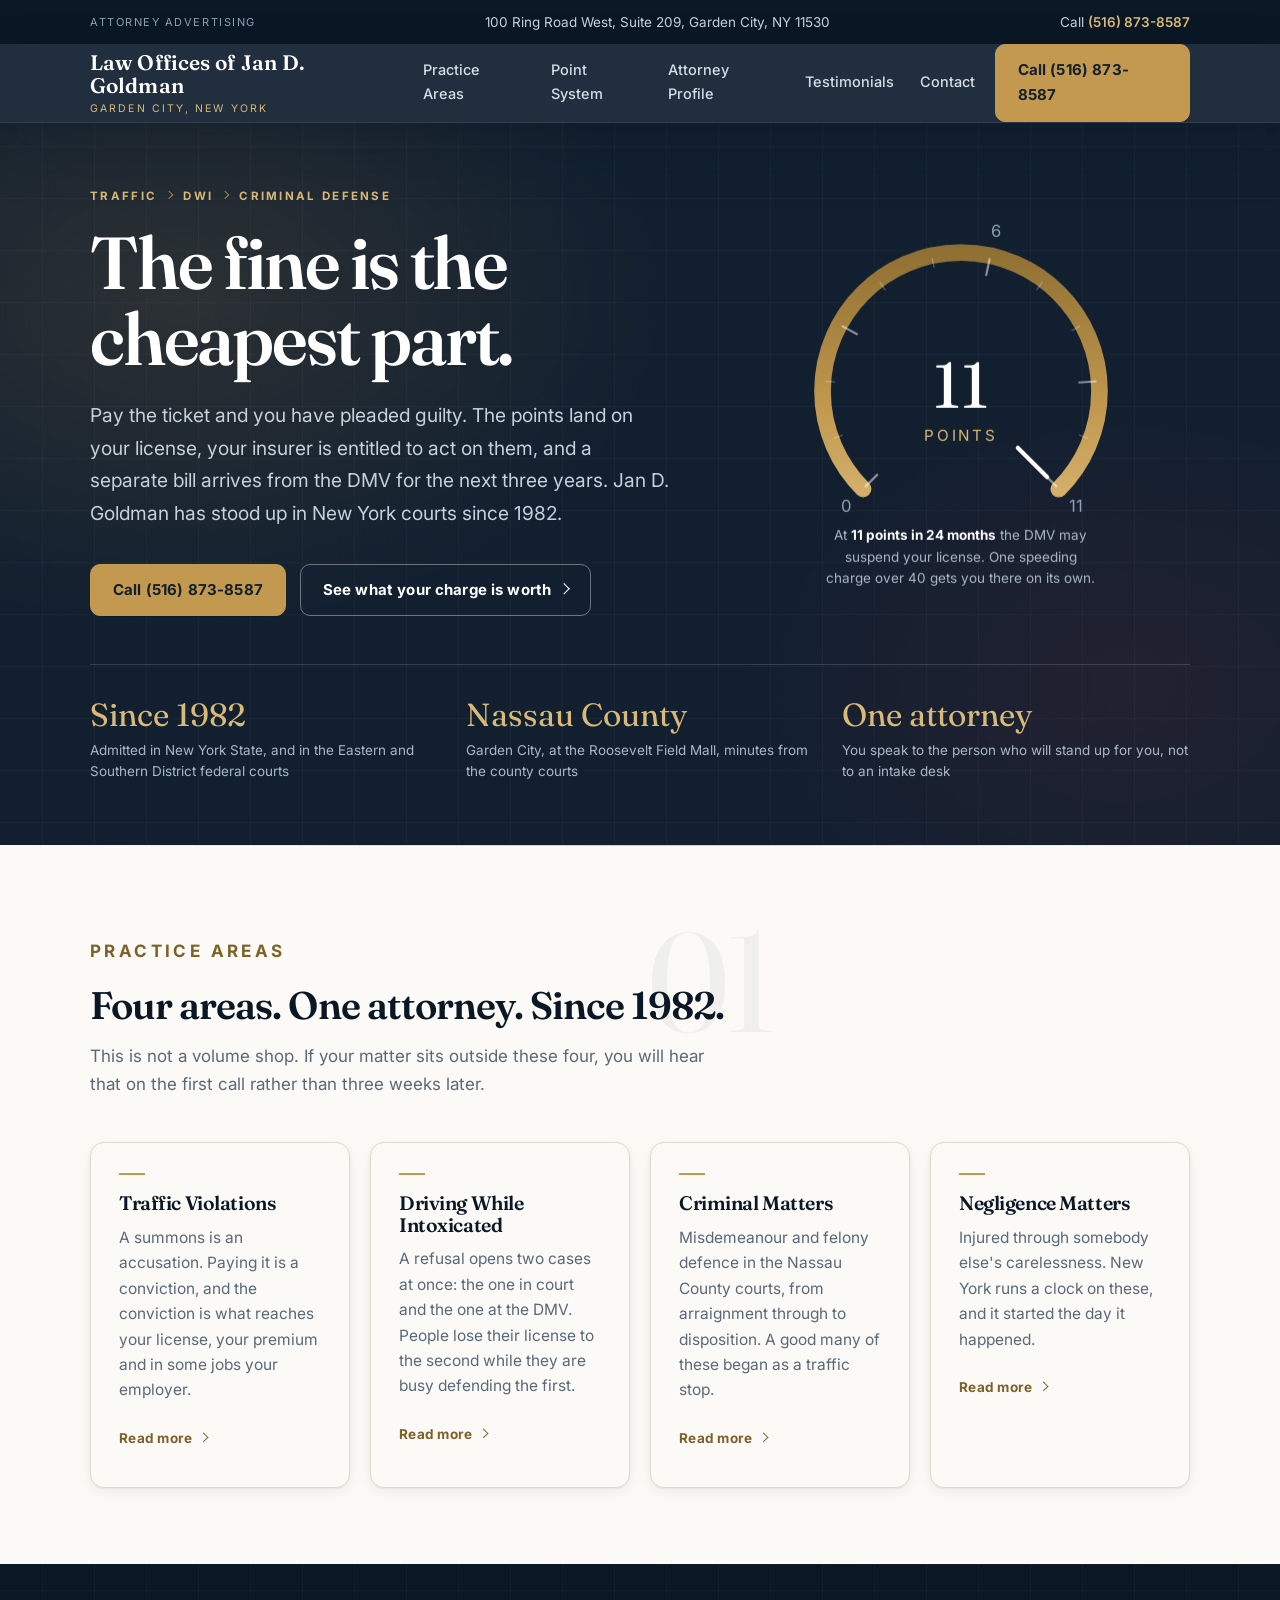
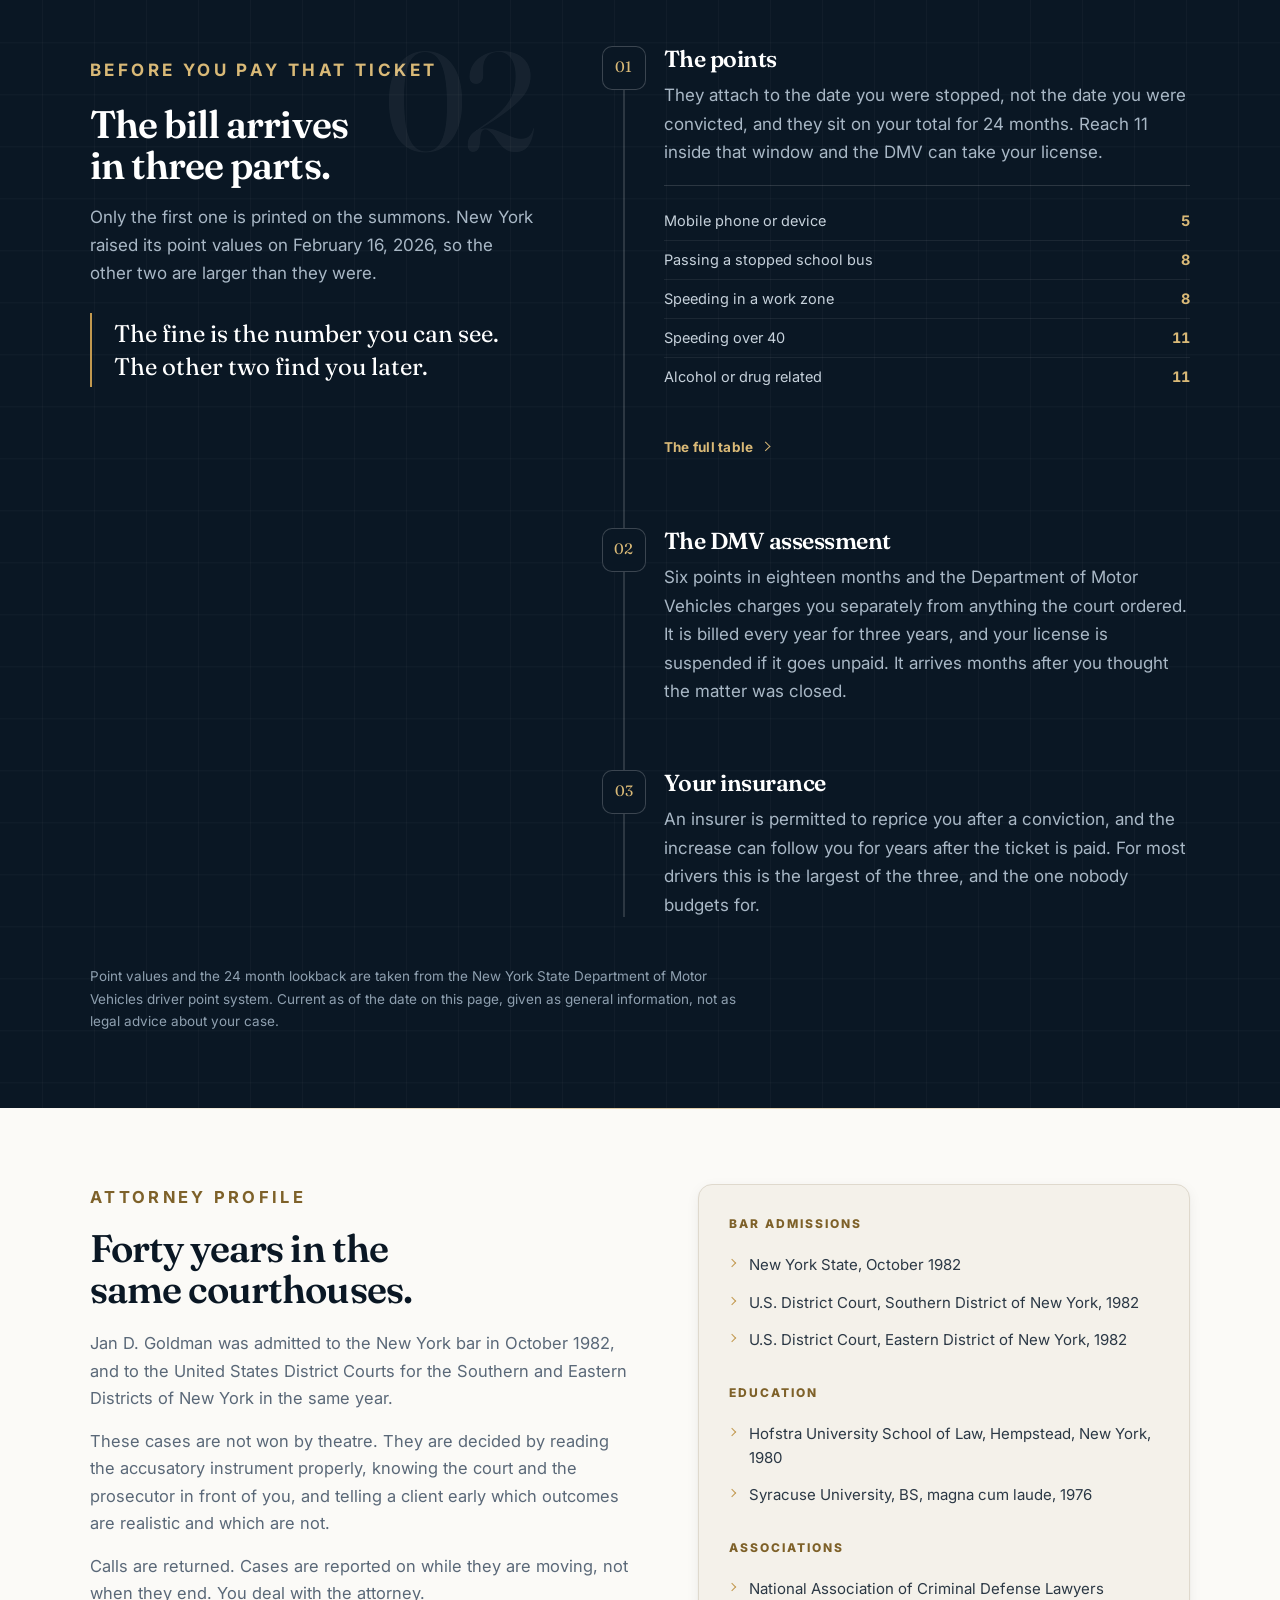
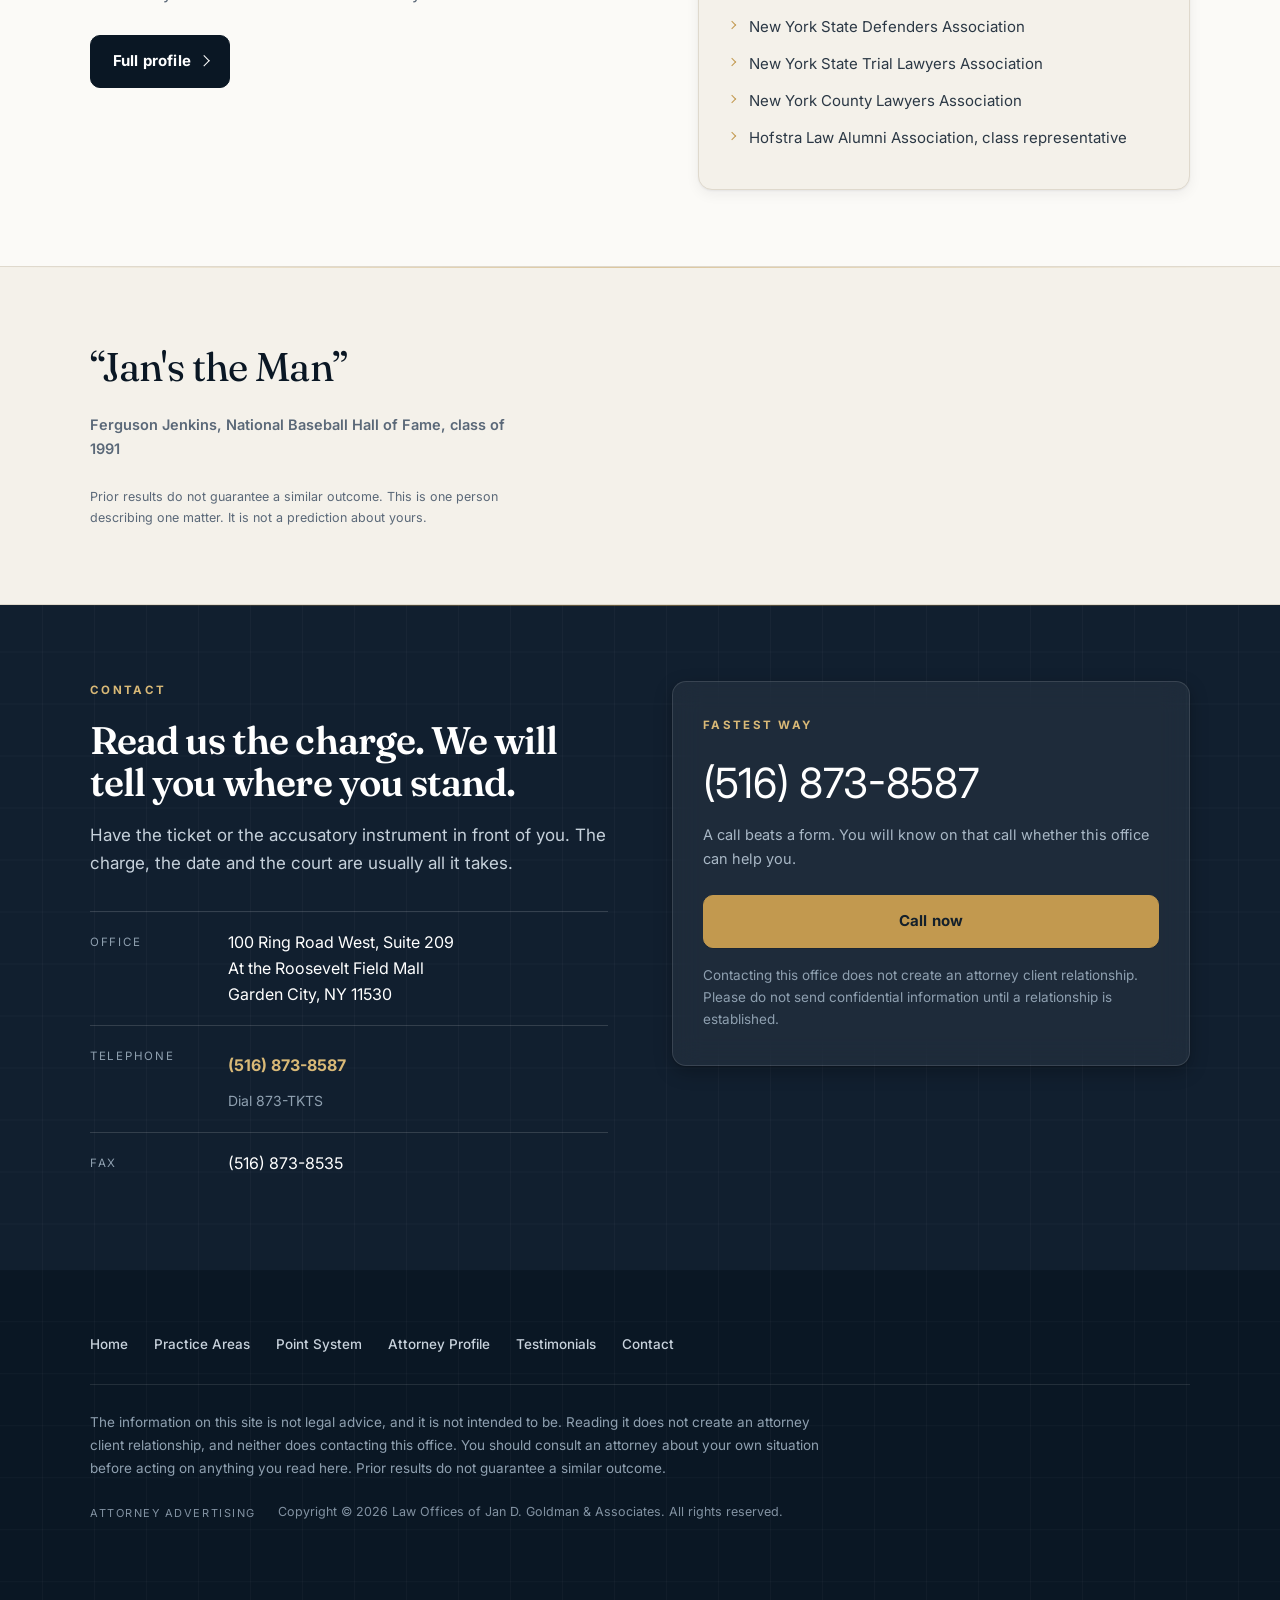
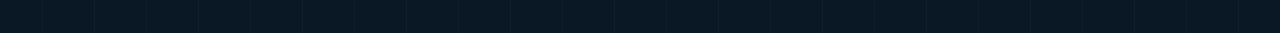
<file: index.html>
<!DOCTYPE html>
<html lang="en">
<head>
<meta charset="utf-8">
<meta name="viewport" content="width=device-width, initial-scale=1">
<title>Traffic, DWI and Criminal Defense in Garden City, NY | Law Offices of Jan D. Goldman</title>
<meta name="description" content="Nassau County traffic ticket, DWI and criminal defense. Jan D. Goldman has practiced law in New York since 1982. Garden City office at the Roosevelt Field Mall. Call (516) 873-8587.">
<meta name="robots" content="noindex, nofollow">
<link rel="canonical" href="https://jangoldman.com/index.html">
<link rel="icon" href="data:image/svg+xml,%3Csvg xmlns='http://www.w3.org/2000/svg' viewBox='0 0 32 32'%3E%3Crect width='32' height='32' fill='%230B1A28'/%3E%3Ctext x='16' y='22' font-family='Georgia,serif' font-size='17' fill='%23C2994F' text-anchor='middle'%3EG%3C/text%3E%3C/svg%3E">
<meta property="og:title" content="Traffic, DWI and Criminal Defense in Garden City, NY | Law Offices of Jan D. Goldman">
<meta property="og:description" content="Nassau County traffic ticket, DWI and criminal defense. Jan D. Goldman has practiced law in New York since 1982. Garden City office at the Roosevelt Field Mall. Call (516) 873-8587.">
<meta property="og:type" content="website">
<meta property="og:url" content="https://jangoldman.com/index.html">
<script>document.documentElement.className+=" js";</script>
<link rel="preconnect" href="https://fonts.googleapis.com">
<link rel="preconnect" href="https://fonts.gstatic.com" crossorigin>
<link rel="stylesheet" href="https://fonts.googleapis.com/css2?family=Fraunces:opsz,wght@9..144,400;9..144,600;9..144,700&family=Inter:wght@400;500;600;700&display=swap">
<link rel="stylesheet" href="assets/site.css">
<style>
.skip{position:absolute;left:-9999px;top:0;background:var(--brass);color:#14202B;padding:12px 18px;z-index:99;font-weight:700}
.skip:focus{left:8px;top:8px}
.areas-grid{display:grid;grid-template-columns:repeat(4,minmax(0,1fr));gap:20px}
@media (max-width:1100px){.areas-grid{grid-template-columns:repeat(2,minmax(0,1fr))}}
@media (max-width:640px){.areas-grid{grid-template-columns:1fr}}
</style>
</head>
<body>
<div class="progress"></div>
<a class="skip" href="#main">Skip to content</a>
<div class="util">
  <div class="wrap">
    <span class="adv">Attorney Advertising</span>
    <span class="loc">100 Ring Road West, Suite 209, Garden City, NY 11530</span>
    <span>Call <a href="tel:+15168738587">(516) 873-8587</a></span>
  </div>
</div>

<header>
  <div class="wrap">
    <a class="brand" href="index.html">
      <span class="n">Law Offices of Jan D. Goldman</span>
      <span class="s">Garden City, New York</span>
    </a>
    <nav id="nav"><a href="practice.htm">Practice Areas</a><a href="rep.htm">Point System</a><a href="profile.htm">Attorney Profile</a><a href="Testimonials.htm">Testimonials</a><a href="contact.htm">Contact</a></nav>
    <a class="btn btn-brass" href="tel:+15168738587">Call (516) 873-8587</a>
    <button class="menu-btn" id="menuBtn" aria-label="Open menu" aria-expanded="false" aria-controls="nav"><span></span></button>
  </div>
</header>
<main id="main">
<div class="hero">
  <div class="wrap">
   <div class="hero-grid">
    <div>
    <p class="eyebrow rv">Traffic <span class="chev"></span> DWI <span class="chev"></span> Criminal Defense</p>
    <h1 class="rv rv-d1">The fine is the cheapest part.</h1>
    <p class="lede rv rv-d2">Pay the ticket and you have pleaded guilty. The points land on your license, your insurer is entitled to act on them, and a separate bill arrives from the DMV for the next three years. Jan D. Goldman has stood up in New York courts since 1982.</p>
    <div class="cta rv rv-d3">
      <a class="btn btn-brass" href="tel:+15168738587">Call (516) 873-8587</a>
      <a class="btn btn-ghost" href="rep.htm">See what your charge is worth <span class="chev"></span></a>
    </div>
    </div>
    <div class="plx" data-depth="0.05"><div class="gauge-wrap gauge-host rv">
      <svg class="gauge" viewBox="0 6 260 216" role="img" aria-label="At eleven points within twenty four months the DMV may suspend a New York license.">
        <defs>
          <linearGradient id="gaugeGrad" x1="0" y1="1" x2="1" y2="0">
            <stop offset="0%" stop-color="#7E6129"/>
            <stop offset="55%" stop-color="#C2994F"/>
            <stop offset="100%" stop-color="#E7C98A"/>
          </linearGradient>
        </defs>
        <circle class="track" cx="130" cy="130" r="100" fill="none" stroke-width="12"
                transform="rotate(135 130 130)" stroke-dasharray="471.24 628.32"/>
        <circle class="fill" cx="130" cy="130" r="100" fill="none" stroke-width="12"
                transform="rotate(135 130 130)" stroke-dasharray="471.24 628.32"
                stroke-dashoffset="471.24" data-len="471.24"/>
        <line class="tickmaj" x1="69.9" y1="190.1" x2="60.7" y2="199.3" stroke-width="1.6"/><text class="lbl" x="46.6" y="217.4">0</text><line class="tick" x1="44.7" y1="161.8" x2="38.2" y2="164.2" stroke-width="1"/><line class="tick" x1="39.2" y1="123.5" x2="32.2" y2="123.0" stroke-width="1"/><line class="tickmaj" x1="55.4" y1="89.3" x2="44.0" y2="83.0" stroke-width="1.6"/><line class="tick" x1="75.5" y1="57.2" x2="71.3" y2="51.5" stroke-width="1"/><line class="tick" x1="110.7" y1="41.1" x2="109.2" y2="34.2" stroke-width="1"/><line class="tickmaj" x1="148.1" y1="46.9" x2="150.8" y2="34.2" stroke-width="1.6"/><text class="lbl" x="155.1" y="18.7">6</text><line class="tick" x1="184.5" y1="57.2" x2="188.7" y2="51.5" stroke-width="1"/><line class="tick" x1="209.9" y1="86.4" x2="216.0" y2="83.0" stroke-width="1"/><line class="tickmaj" x1="214.8" y1="123.9" x2="227.8" y2="123.0" stroke-width="1.6"/><line class="tick" x1="215.3" y1="161.8" x2="221.8" y2="164.2" stroke-width="1"/><line class="tickmaj" x1="190.1" y1="190.1" x2="199.3" y2="199.3" stroke-width="1.6"/><text class="lbl" x="213.4" y="217.4">11</text>
        <text class="big" x="130" y="142"><tspan class="readout">11</tspan></text>
        <text class="cap" x="130" y="166">POINTS</text>
        <line class="needle" x1="130" y1="72" x2="130" y2="42" style="transform:rotate(135deg)"/>
      </svg>
      <p class="gauge-note">At <b>11 points in 24 months</b> the DMV may suspend your license. One speeding charge over 40 gets you there on its own.</p>
    </div></div>
   </div>
    <div class="facts rv">
      <div><p class="k">Since 1982</p><p class="v">Admitted in New York State, and in the Eastern and Southern District federal courts</p></div>
      <div><p class="k">Nassau County</p><p class="v">Garden City, at the Roosevelt Field Mall, minutes from the county courts</p></div>
      <div><p class="k">One attorney</p><p class="v">You speak to the person who will stand up for you, not to an intake desk</p></div>
    </div>
  </div>
</div>

<section class="edge-top">
  <div class="wrap">
    <div class="sec-head rv">
      <span class="ghost" aria-hidden="true">01</span>
      <p class="eyebrow">Practice Areas</p>
      <h2>Four areas. One attorney. Since 1982.</h2>
      <p>This is not a volume shop. If your matter sits outside these four, you will hear that on the first call rather than three weeks later.</p>
    </div>
    <div class="areas-grid">
      <article class="fcard rv">
          <span class="rule" aria-hidden="true"></span>
          <h3>Traffic Violations</h3>
          <p>A summons is an accusation. Paying it is a conviction, and the conviction is what reaches your license, your premium and in some jobs your employer.</p>
          <a class="more" href="practice.htm#traffic">Read more <span class="chev"></span></a>
        </article>
      <article class="fcard rv">
          <span class="rule" aria-hidden="true"></span>
          <h3>Driving While Intoxicated</h3>
          <p>A refusal opens two cases at once: the one in court and the one at the DMV. People lose their license to the second while they are busy defending the first.</p>
          <a class="more" href="practice.htm#dwi">Read more <span class="chev"></span></a>
        </article>
      <article class="fcard rv">
          <span class="rule" aria-hidden="true"></span>
          <h3>Criminal Matters</h3>
          <p>Misdemeanour and felony defence in the Nassau County courts, from arraignment through to disposition. A good many of these began as a traffic stop.</p>
          <a class="more" href="practice.htm#criminal">Read more <span class="chev"></span></a>
        </article>
      <article class="fcard rv">
          <span class="rule" aria-hidden="true"></span>
          <h3>Negligence Matters</h3>
          <p>Injured through somebody else's carelessness. New York runs a clock on these, and it started the day it happened.</p>
          <a class="more" href="practice.htm#negligence">Read more <span class="chev"></span></a>
        </article>
    </div>
  </div>
</section>

<section class="cost edge-top">
  <div class="wrap">
    <div class="stick">
      <div class="pin">
        <div class="sec-head rv" style="margin-bottom:0">
          <span class="ghost" aria-hidden="true">02</span>
          <p class="eyebrow">Before You Pay That Ticket</p>
          <h2>The bill arrives in three parts.</h2>
          <p>Only the first one is printed on the summons. New York raised its point values on February 16, 2026, so the other two are larger than they were.</p>
        </div>
        <div class="pull rv" style="margin-top:26px">
          <p>The fine is the number you can see. The other two find you later.</p>
        </div>
      </div>

      <div class="spine rv">
        <div class="step">
            <span class="dot" aria-hidden="true">01</span>
            <h3>The points</h3>
            <p>They attach to the date you were stopped, not the date you were convicted, and they sit on your total for 24 months. Reach 11 inside that window and the DMV can take your license.</p>
            <ul class="pts">
              <li><span>Mobile phone or device</span><b>5</b></li>
              <li><span>Passing a stopped school bus</span><b>8</b></li>
              <li><span>Speeding in a work zone</span><b>8</b></li>
              <li><span>Speeding over 40</span><b>11</b></li>
              <li><span>Alcohol or drug related</span><b>11</b></li>
            </ul>
            <p style="margin-top:16px"><a class="more" href="rep.htm" style="color:var(--brass-soft)">The full table <span class="chev"></span></a></p>
          </div>
        <div class="step">
            <span class="dot" aria-hidden="true">02</span>
            <h3>The DMV assessment</h3>
            <p>Six points in eighteen months and the Department of Motor Vehicles charges you separately from anything the court ordered. It is billed every year for three years, and your license is suspended if it goes unpaid. It arrives months after you thought the matter was closed.</p>
            
          </div>
        <div class="step">
            <span class="dot" aria-hidden="true">03</span>
            <h3>Your insurance</h3>
            <p>An insurer is permitted to reprice you after a conviction, and the increase can follow you for years after the ticket is paid. For most drivers this is the largest of the three, and the one nobody budgets for.</p>
            
          </div>
      </div>
    </div>
    <p class="cost-note rv">Point values and the 24 month lookback are taken from the New York State Department of Motor Vehicles driver point system. Current as of the date on this page, given as general information, not as legal advice about your case.</p>
  </div>
</section>

<section class="edge-top">
  <div class="wrap">
    <div class="att">
      <div class="bio rv">
        <p class="eyebrow" style="color:var(--brass-ink)">Attorney Profile</p>
        <h2>Forty years in the same courthouses.</h2>
        <p>Jan D. Goldman was admitted to the New York bar in October 1982, and to the United States District Courts for the Southern and Eastern Districts of New York in the same year.</p>
        <p>These cases are not won by theatre. They are decided by reading the accusatory instrument properly, knowing the court and the prosecutor in front of you, and telling a client early which outcomes are realistic and which are not.</p>
        <p>Calls are returned. Cases are reported on while they are moving, not when they end. You deal with the attorney.</p>
        <p style="margin-top:28px"><a class="btn btn-ink" href="profile.htm">Full profile <span class="chev"></span></a></p>
      </div>
      <aside class="cred rv rv-d1">
        <h3>Bar Admissions</h3>
        <ul>
          <li>New York State, October 1982</li>
          <li>U.S. District Court, Southern District of New York, 1982</li>
          <li>U.S. District Court, Eastern District of New York, 1982</li>
        </ul>
        <h3>Education</h3>
        <ul>
          <li>Hofstra University School of Law, Hempstead, New York, 1980</li>
          <li>Syracuse University, BS, magna cum laude, 1976</li>
        </ul>
        <h3>Associations</h3>
        <ul>
          <li>National Association of Criminal Defense Lawyers</li>
          <li>New York State Defenders Association</li>
          <li>New York State Trial Lawyers Association</li>
          <li>New York County Lawyers Association</li>
          <li>Hofstra Law Alumni Association, class representative</li>
        </ul>
      </aside>
    </div>
  </div>
</section>

<section class="quote edge-top">
  <div class="wrap">
    <blockquote class="rv">
      <q>Jan's the Man</q>
      <p class="by">Ferguson Jenkins, National Baseball Hall of Fame, class of 1991</p>
      <p class="disc">Prior results do not guarantee a similar outcome. This is one person describing one matter. It is not a prediction about yours.</p>
    </blockquote>
  </div>
</section>

<section class="contact edge-top">
  <div class="wrap">
    <div class="contact-grid">
      <div class="rv">
        <p class="eyebrow">Contact</p>
        <h2>Read us the charge. We will tell you where you stand.</h2>
        <p class="lede">Have the ticket or the accusatory instrument in front of you. The charge, the date and the court are usually all it takes.</p>
        <div class="dl">
          <div class="row"><p class="t">Office</p><p class="d">100 Ring Road West, Suite 209<br>At the Roosevelt Field Mall<br>Garden City, NY 11530</p></div>
          <div class="row"><p class="t">Telephone</p><p class="d"><a href="tel:+15168738587">(516) 873-8587</a><br><span style="color:#8FA0B0;font-size:14px">Dial 873-TKTS</span></p></div>
          <div class="row"><p class="t">Fax</p><p class="d">(516) 873-8535</p></div>
        </div>
      </div>
      <aside class="callbox rv rv-d1">
        <p class="eyebrow">Fastest Way</p>
        <p class="big"><a href="tel:+15168738587">(516) 873-8587</a></p>
        <p class="sub">A call beats a form. You will know on that call whether this office can help you.</p>
        <a class="btn btn-brass" href="tel:+15168738587" style="width:100%">Call now</a>
        <p style="margin-top:16px;font-size:13.5px;color:#8FA0B0">Contacting this office does not create an attorney client relationship. Please do not send confidential information until a relationship is established.</p>
      </aside>
    </div>
  </div>
</section></main>

<footer>
  <div class="wrap">
    <div class="fnav"><a href="index.html">Home</a><a href="practice.htm">Practice Areas</a><a href="rep.htm">Point System</a><a href="profile.htm">Attorney Profile</a><a href="Testimonials.htm">Testimonials</a><a href="contact.htm">Contact</a></div>
    <p class="fdisc">The information on this site is not legal advice, and it is not intended to be. Reading it does not create an attorney client relationship, and neither does contacting this office. You should consult an attorney about your own situation before acting on anything you read here. Prior results do not guarantee a similar outcome.</p>
    <div class="fmeta">
      <span class="adv">Attorney Advertising</span>
      <span>Copyright &copy; <span id="yr">2026</span> Law Offices of Jan D. Goldman &amp; Associates. All rights reserved.</span>
    </div>
  </div>
</footer>

<div class="sticky-call"><a href="tel:+15168738587">Call (516) 873-8587</a></div>

<script src="assets/site.js" defer></script>
</body>
</html>
</file>
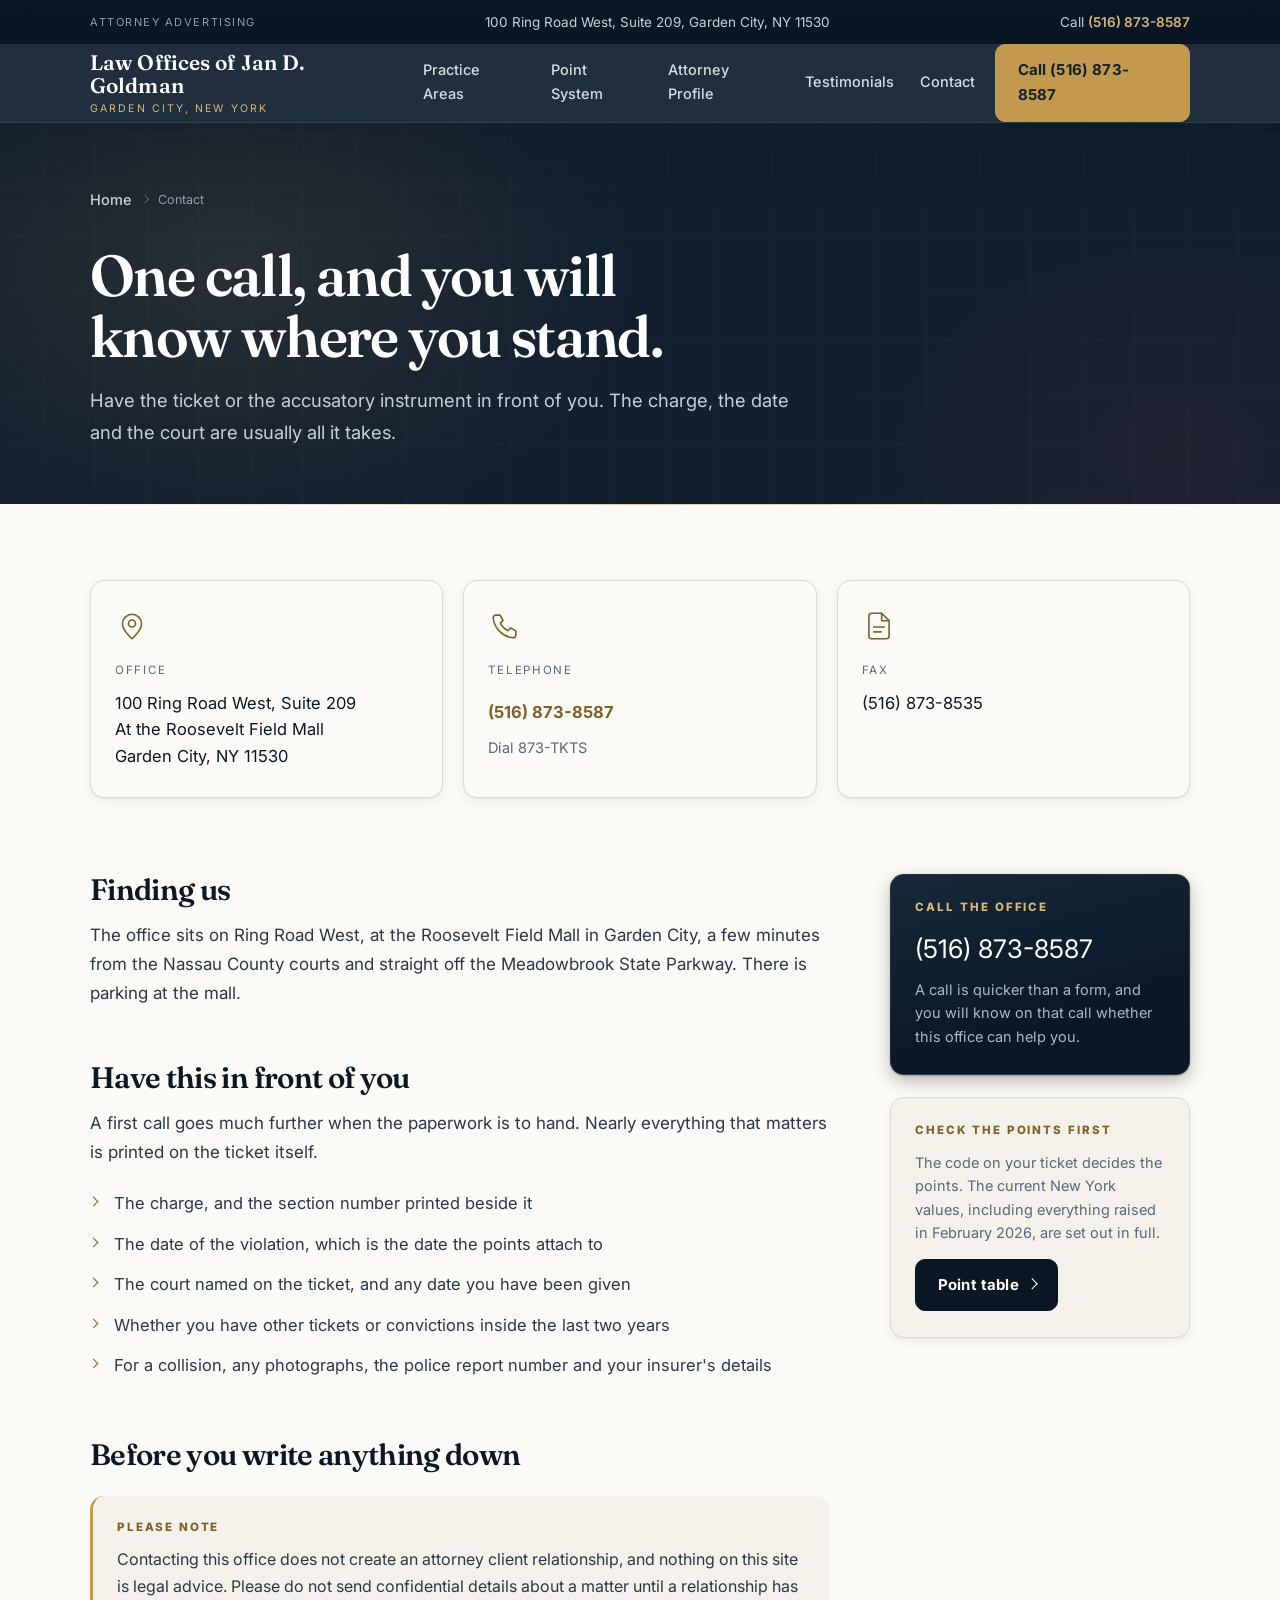
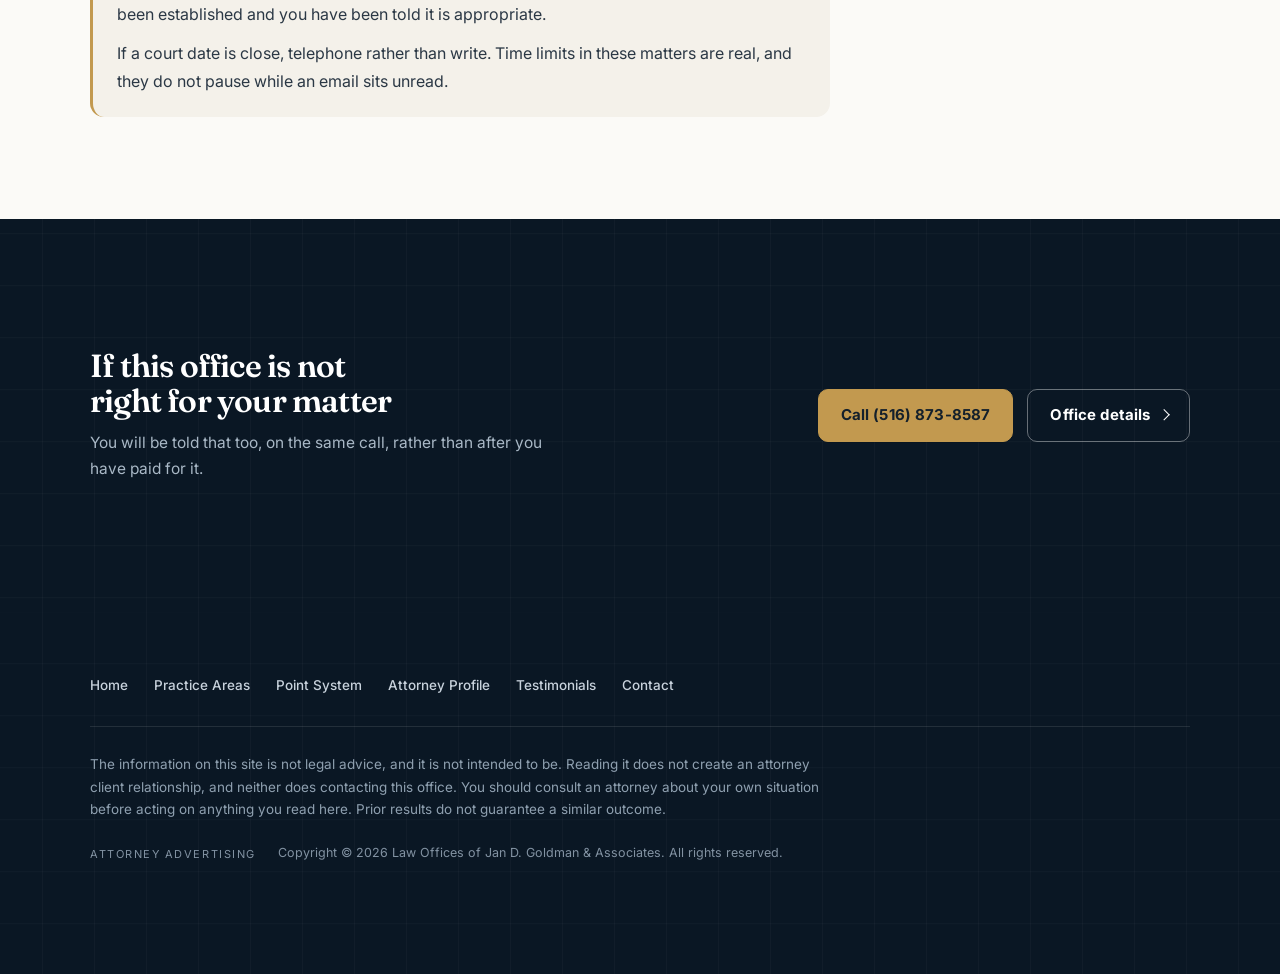
<file: contact.htm>
<!DOCTYPE html>
<html lang="en">
<head>
<meta charset="utf-8">
<meta name="viewport" content="width=device-width, initial-scale=1">
<title>Contact | Law Offices of Jan D. Goldman, Garden City NY</title>
<meta name="description" content="Law Offices of Jan D. Goldman and Associates, 100 Ring Road West, Suite 209, Garden City, NY 11530. Telephone (516) 873-8587.">
<meta name="robots" content="noindex, nofollow">
<link rel="canonical" href="https://jangoldman.com/contact.htm">
<link rel="icon" href="data:image/svg+xml,%3Csvg xmlns='http://www.w3.org/2000/svg' viewBox='0 0 32 32'%3E%3Crect width='32' height='32' fill='%230B1A28'/%3E%3Ctext x='16' y='22' font-family='Georgia,serif' font-size='17' fill='%23C2994F' text-anchor='middle'%3EG%3C/text%3E%3C/svg%3E">
<meta property="og:title" content="Contact | Law Offices of Jan D. Goldman, Garden City NY">
<meta property="og:description" content="Law Offices of Jan D. Goldman and Associates, 100 Ring Road West, Suite 209, Garden City, NY 11530. Telephone (516) 873-8587.">
<meta property="og:type" content="website">
<meta property="og:url" content="https://jangoldman.com/contact.htm">
<script>document.documentElement.className+=" js";</script>
<link rel="preconnect" href="https://fonts.googleapis.com">
<link rel="preconnect" href="https://fonts.gstatic.com" crossorigin>
<link rel="stylesheet" href="https://fonts.googleapis.com/css2?family=Fraunces:opsz,wght@9..144,400;9..144,600;9..144,700&family=Inter:wght@400;500;600;700&display=swap">
<link rel="stylesheet" href="assets/site.css">
<style>
.skip{position:absolute;left:-9999px;top:0;background:var(--brass);color:#14202B;padding:12px 18px;z-index:99;font-weight:700}
.skip:focus{left:8px;top:8px}
.areas-grid{display:grid;grid-template-columns:repeat(4,minmax(0,1fr));gap:20px}
@media (max-width:1100px){.areas-grid{grid-template-columns:repeat(2,minmax(0,1fr))}}
@media (max-width:640px){.areas-grid{grid-template-columns:1fr}}
</style>
</head>
<body>
<div class="progress"></div>
<a class="skip" href="#main">Skip to content</a>
<div class="util">
  <div class="wrap">
    <span class="adv">Attorney Advertising</span>
    <span class="loc">100 Ring Road West, Suite 209, Garden City, NY 11530</span>
    <span>Call <a href="tel:+15168738587">(516) 873-8587</a></span>
  </div>
</div>

<header>
  <div class="wrap">
    <a class="brand" href="index.html">
      <span class="n">Law Offices of Jan D. Goldman</span>
      <span class="s">Garden City, New York</span>
    </a>
    <nav id="nav"><a href="practice.htm">Practice Areas</a><a href="rep.htm">Point System</a><a href="profile.htm">Attorney Profile</a><a href="Testimonials.htm">Testimonials</a><a href="contact.htm" aria-current="page">Contact</a></nav>
    <a class="btn btn-brass" href="tel:+15168738587">Call (516) 873-8587</a>
    <button class="menu-btn" id="menuBtn" aria-label="Open menu" aria-expanded="false" aria-controls="nav"><span></span></button>
  </div>
</header>
<main id="main">
<div class="phead">
  <div class="wrap">
    <nav class="crumb" aria-label="Breadcrumb"><a href="index.html">Home</a><span class="chev"></span><span>Contact</span></nav>
    <h1 class="rv">One call, and you will know where you stand.</h1>
    <p class="lede rv rv-d1">Have the ticket or the accusatory instrument in front of you. The charge, the date and the court are usually all it takes.</p>
    
  </div>
</div>
<section class="edge-top">
  <div class="wrap">
    <div class="infogrid">
      <div class="cell rv">
        <span class="ico"><svg viewBox="0 0 32 32" fill="none" stroke="currentColor" stroke-width="1.5" stroke-linecap="round" stroke-linejoin="round" aria-hidden="true"><path d="M16 28s9-8.1 9-14a9 9 0 1 0-18 0c0 5.9 9 14 9 14z"/><circle cx="16" cy="13.6" r="3.3"/></svg></span>
        <p class="t">Office</p>
        <p class="d">100 Ring Road West, Suite 209<br>At the Roosevelt Field Mall<br>Garden City, NY 11530</p>
      </div>
      <div class="cell rv rv-d1">
        <span class="ico"><svg viewBox="0 0 32 32" fill="none" stroke="currentColor" stroke-width="1.5" stroke-linecap="round" stroke-linejoin="round" aria-hidden="true"><path d="M11.4 5.8l2.8 5.1-2.6 2.2a14.6 14.6 0 0 0 7.3 7.3l2.2-2.6 5.1 2.8v4.1a2.4 2.4 0 0 1-2.7 2.4C13.9 26.2 5.8 18.1 4.9 8.5A2.4 2.4 0 0 1 7.3 5.8z"/></svg></span>
        <p class="t">Telephone</p>
        <p class="d"><a href="tel:+15168738587">(516) 873-8587</a><br><span style="font-size:14.5px;color:var(--muted)">Dial 873-TKTS</span></p>
      </div>
      <div class="cell rv rv-d2">
        <span class="ico"><svg viewBox="0 0 32 32" fill="none" stroke="currentColor" stroke-width="1.5" stroke-linecap="round" stroke-linejoin="round" aria-hidden="true"><path d="M18.5 4H9a2.5 2.5 0 0 0-2.5 2.5v19A2.5 2.5 0 0 0 9 28h14a2.5 2.5 0 0 0 2.5-2.5V11z"/><path d="M18.5 4v7h7M11 17h10M11 21.5h7"/></svg></span>
        <p class="t">Fax</p>
        <p class="d">(516) 873-8535</p>
      </div>
    </div>
  </div>
</section>

<section style="padding-top:0">
  <div class="wrap">
    <div class="split">
      <div class="prose">
        <div class="block rv">
          <h2>Finding us</h2>
          <p>The office sits on Ring Road West, at the Roosevelt Field Mall in Garden City, a few minutes from the Nassau County courts and straight off the Meadowbrook State Parkway. There is parking at the mall.</p>
        </div>
        <div class="block rv">
          <h2>Have this in front of you</h2>
          <p>A first call goes much further when the paperwork is to hand. Nearly everything that matters is printed on the ticket itself.</p>
          <ul class="ticks">
            <li>The charge, and the section number printed beside it</li>
            <li>The date of the violation, which is the date the points attach to</li>
            <li>The court named on the ticket, and any date you have been given</li>
            <li>Whether you have other tickets or convictions inside the last two years</li>
            <li>For a collision, any photographs, the police report number and your insurer's details</li>
          </ul>
        </div>
        <div class="block rv">
          <h2>Before you write anything down</h2>
          <div class="callout rv">
            <span class="lbl">Please note</span>
            <p>Contacting this office does not create an attorney client relationship, and nothing on this site is legal advice. Please do not send confidential details about a matter until a relationship has been established and you have been told it is appropriate.</p>
            <p>If a court date is close, telephone rather than write. Time limits in these matters are real, and they do not pause while an email sits unread.</p>
          </div>
        </div>
      </div>
      <aside class="rail">
        <div class="railbox ink rv">
      <h3>Call the office</h3>
      <p class="num"><a href="tel:+15168738587">(516) 873-8587</a></p>
      <p>A call is quicker than a form, and you will know on that call whether this office can help you.</p>
    </div>
        <div class="railbox rv">
          <h3>Check The Points First</h3>
          <p>The code on your ticket decides the points. The current New York values, including everything raised in February 2026, are set out in full.</p>
          <p style="margin-top:14px"><a class="btn btn-ink" href="rep.htm">Point table <span class="chev"></span></a></p>
        </div>
      </aside>
    </div>
  </div>
</section>
<section class="endcta">
  <div class="wrap">
    <div>
      <h2>If this office is not right for your matter</h2>
      <p>You will be told that too, on the same call, rather than after you have paid for it.</p>
    </div>
    <div class="acts">
      <a class="btn btn-brass" href="tel:+15168738587">Call (516) 873-8587</a>
      <a class="btn btn-ghost" href="contact.htm">Office details <span class="chev"></span></a>
    </div>
  </div>
</section></main>

<footer>
  <div class="wrap">
    <div class="fnav"><a href="index.html">Home</a><a href="practice.htm">Practice Areas</a><a href="rep.htm">Point System</a><a href="profile.htm">Attorney Profile</a><a href="Testimonials.htm">Testimonials</a><a href="contact.htm">Contact</a></div>
    <p class="fdisc">The information on this site is not legal advice, and it is not intended to be. Reading it does not create an attorney client relationship, and neither does contacting this office. You should consult an attorney about your own situation before acting on anything you read here. Prior results do not guarantee a similar outcome.</p>
    <div class="fmeta">
      <span class="adv">Attorney Advertising</span>
      <span>Copyright &copy; <span id="yr">2026</span> Law Offices of Jan D. Goldman &amp; Associates. All rights reserved.</span>
    </div>
  </div>
</footer>

<div class="sticky-call"><a href="tel:+15168738587">Call (516) 873-8587</a></div>

<script src="assets/site.js" defer></script>
</body>
</html>
</file>
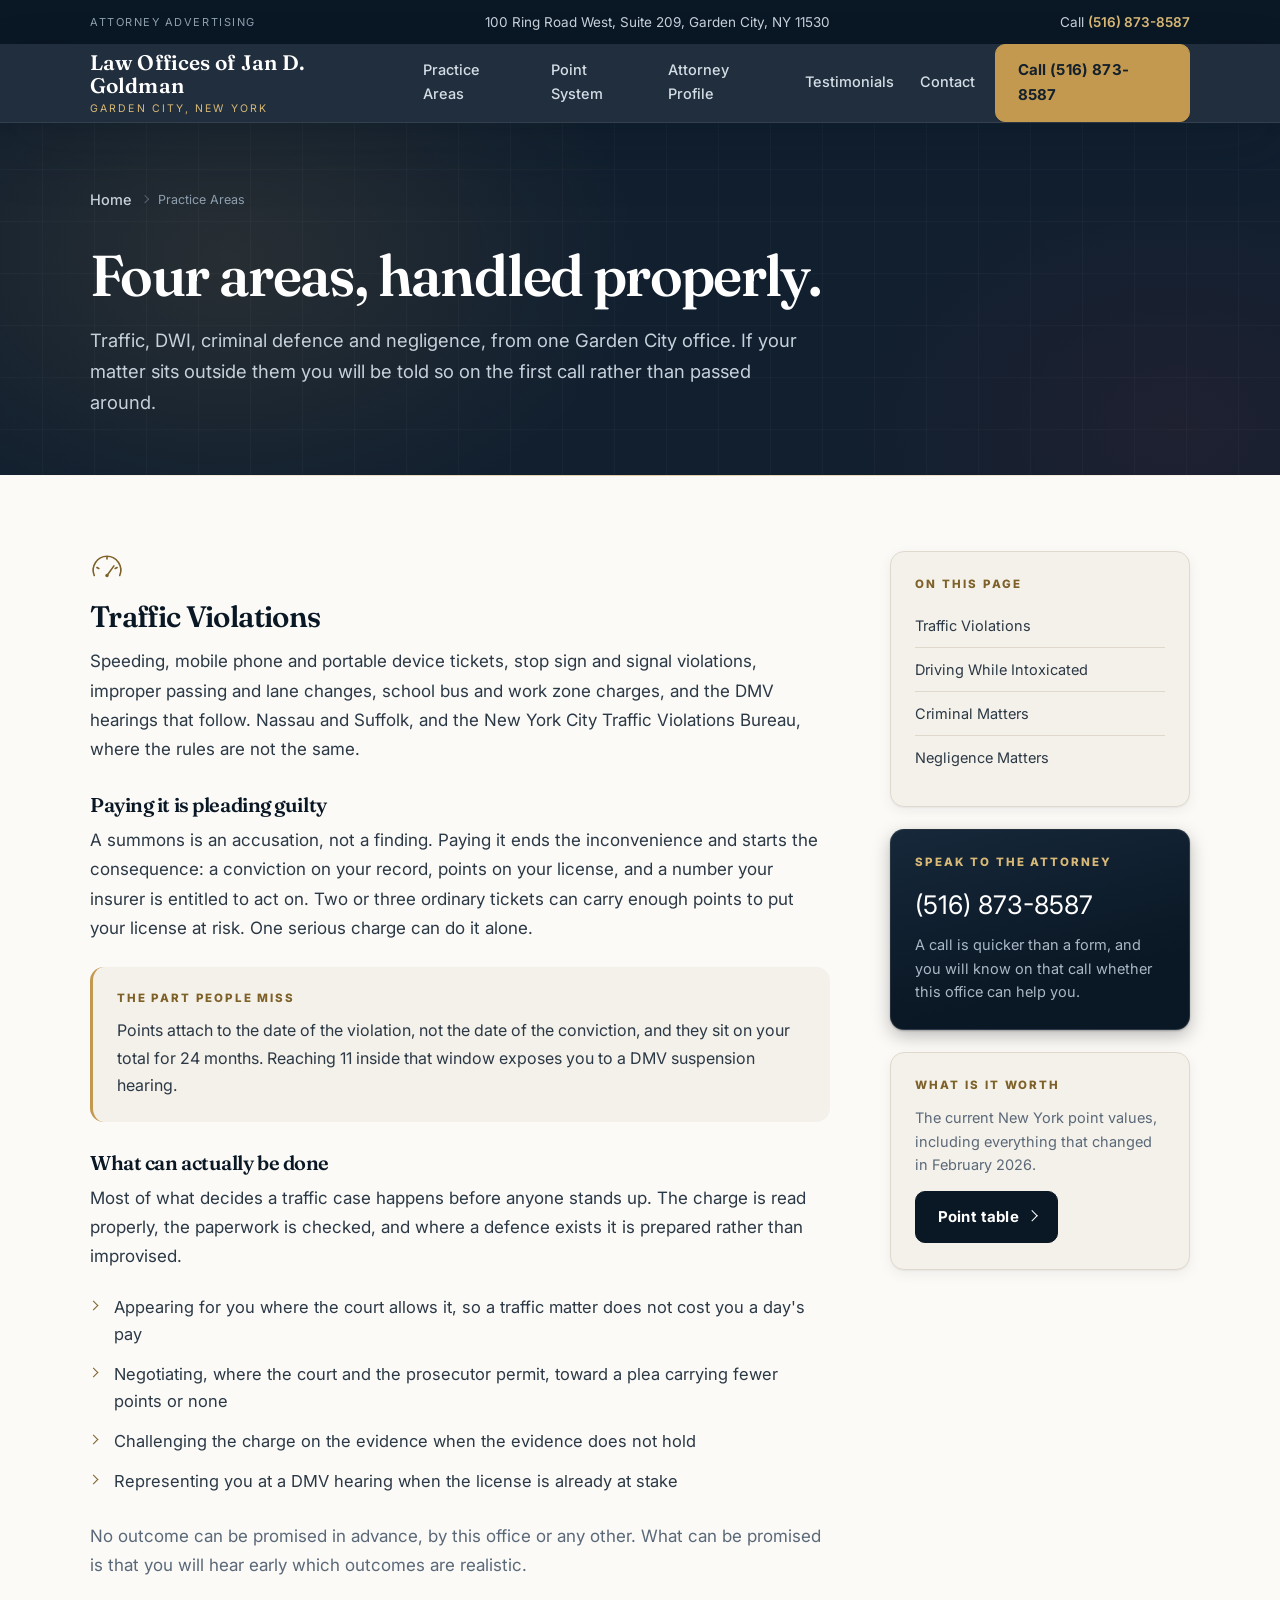
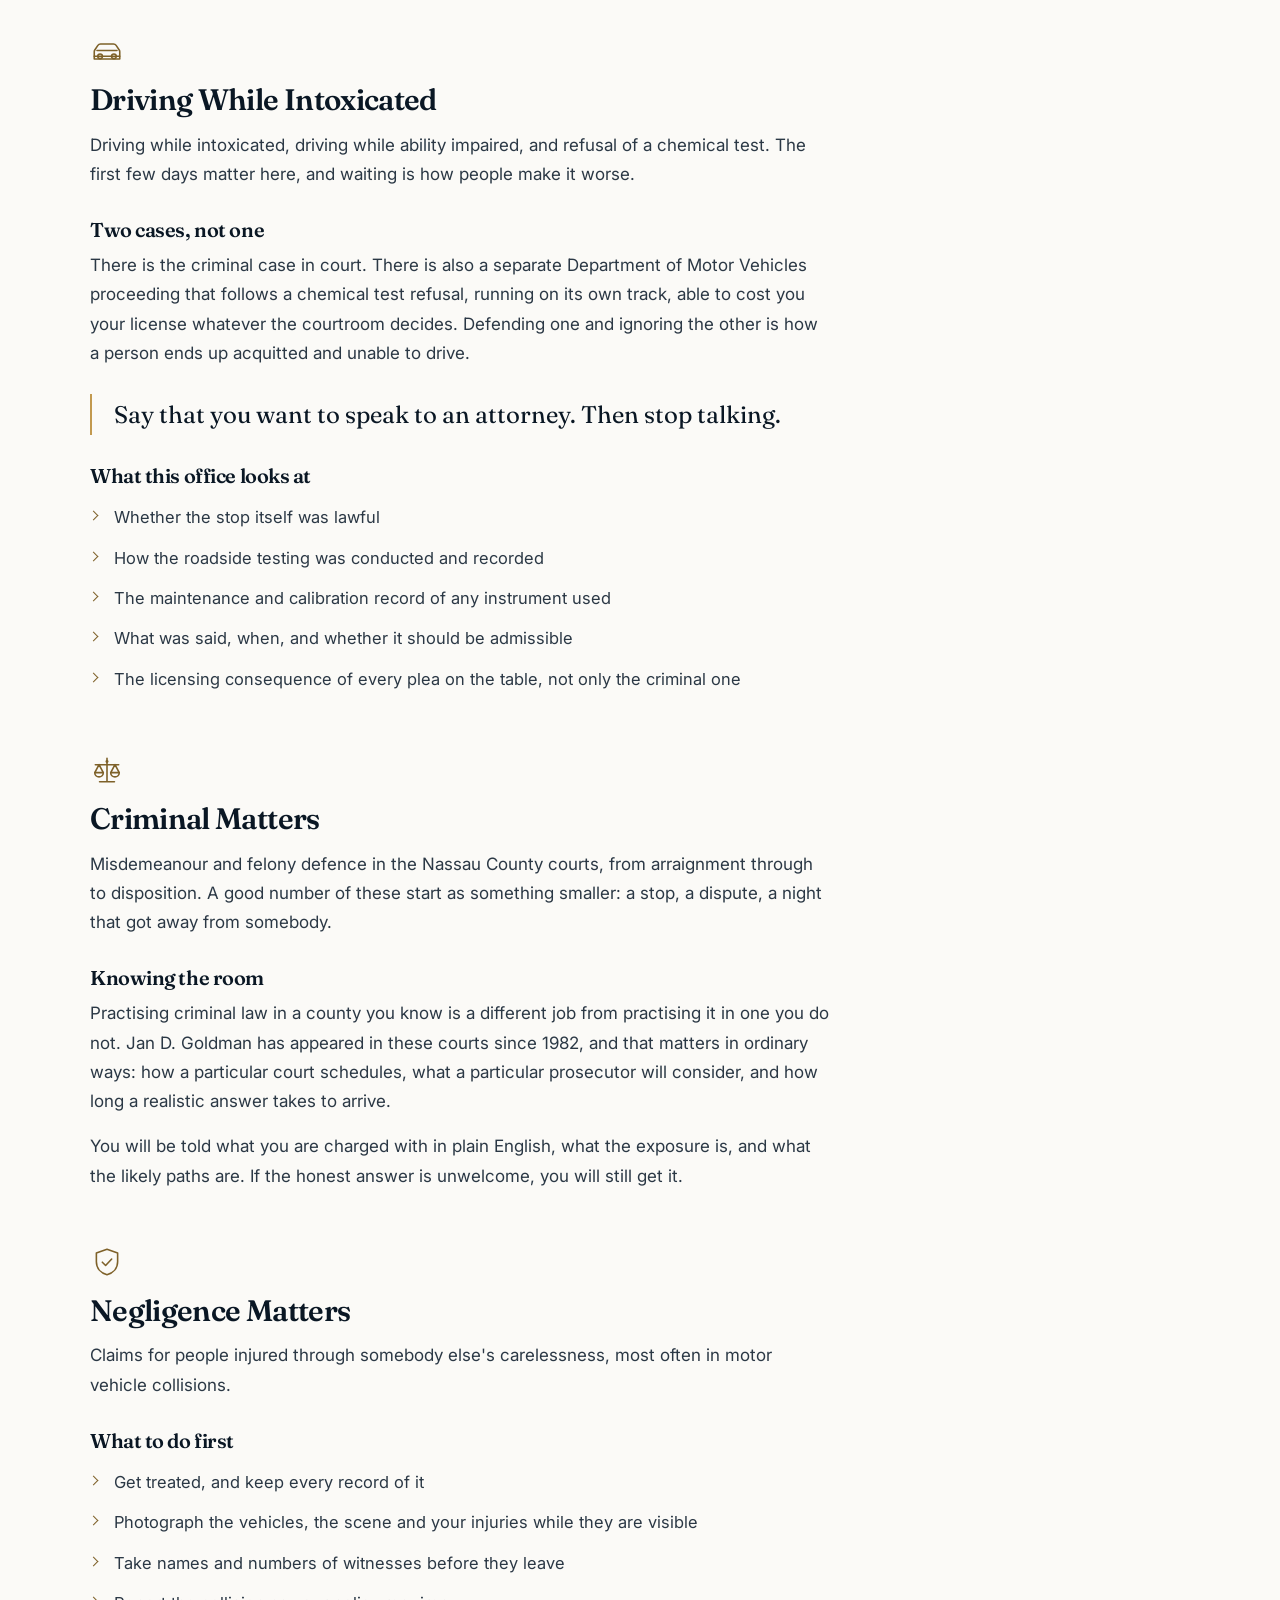
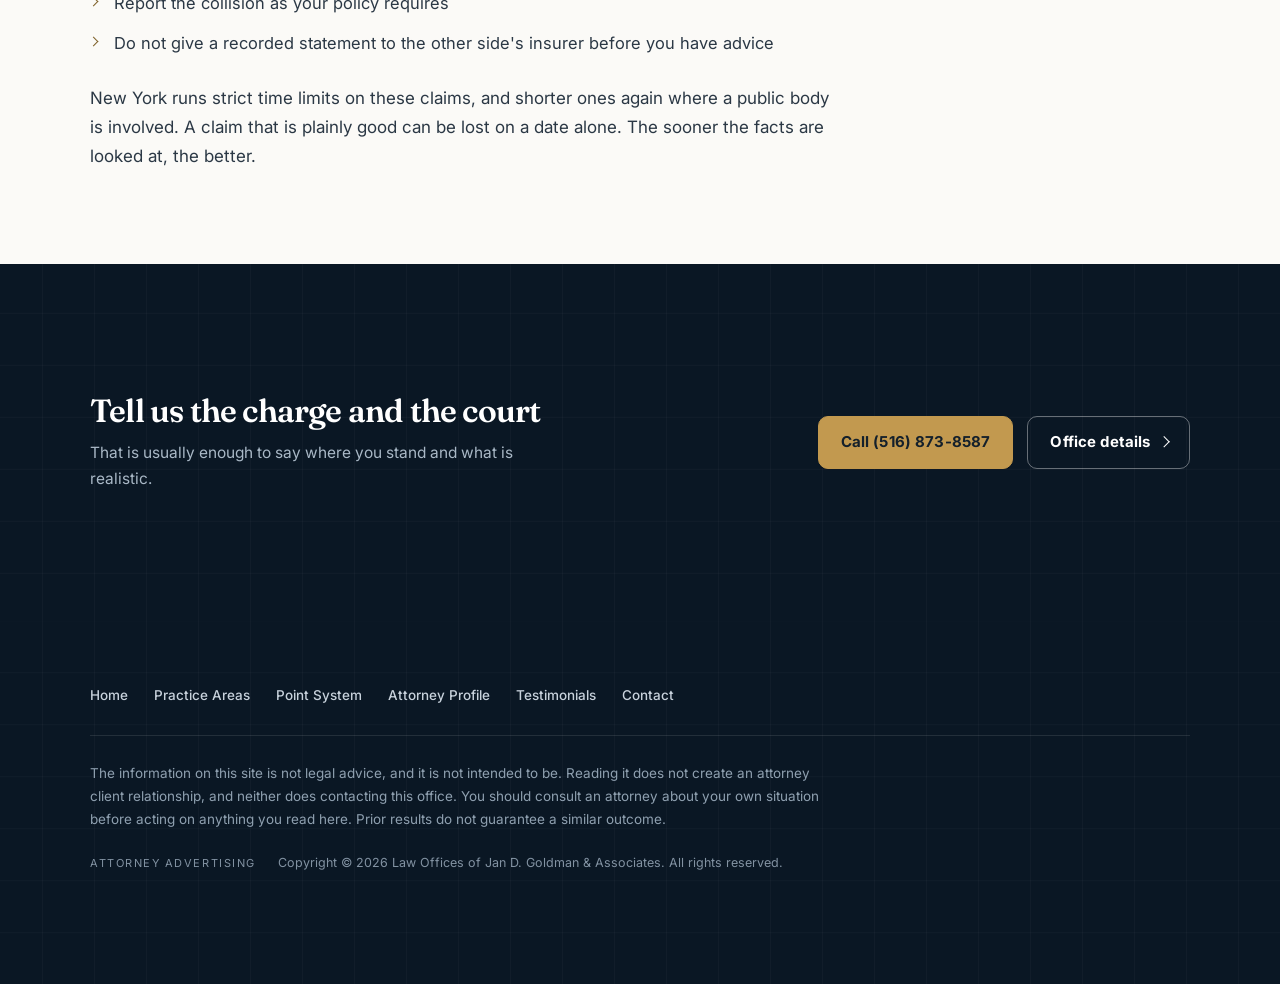
<file: practice.htm>
<!DOCTYPE html>
<html lang="en">
<head>
<meta charset="utf-8">
<meta name="viewport" content="width=device-width, initial-scale=1">
<title>Practice Areas | Law Offices of Jan D. Goldman, Garden City NY</title>
<meta name="description" content="Traffic violations, driving while intoxicated, criminal matters and negligence, handled from a Garden City office serving Nassau County and Long Island.">
<meta name="robots" content="noindex, nofollow">
<link rel="canonical" href="https://jangoldman.com/practice.htm">
<link rel="icon" href="data:image/svg+xml,%3Csvg xmlns='http://www.w3.org/2000/svg' viewBox='0 0 32 32'%3E%3Crect width='32' height='32' fill='%230B1A28'/%3E%3Ctext x='16' y='22' font-family='Georgia,serif' font-size='17' fill='%23C2994F' text-anchor='middle'%3EG%3C/text%3E%3C/svg%3E">
<meta property="og:title" content="Practice Areas | Law Offices of Jan D. Goldman, Garden City NY">
<meta property="og:description" content="Traffic violations, driving while intoxicated, criminal matters and negligence, handled from a Garden City office serving Nassau County and Long Island.">
<meta property="og:type" content="website">
<meta property="og:url" content="https://jangoldman.com/practice.htm">
<script>document.documentElement.className+=" js";</script>
<link rel="preconnect" href="https://fonts.googleapis.com">
<link rel="preconnect" href="https://fonts.gstatic.com" crossorigin>
<link rel="stylesheet" href="https://fonts.googleapis.com/css2?family=Fraunces:opsz,wght@9..144,400;9..144,600;9..144,700&family=Inter:wght@400;500;600;700&display=swap">
<link rel="stylesheet" href="assets/site.css">
<style>
.skip{position:absolute;left:-9999px;top:0;background:var(--brass);color:#14202B;padding:12px 18px;z-index:99;font-weight:700}
.skip:focus{left:8px;top:8px}
.areas-grid{display:grid;grid-template-columns:repeat(4,minmax(0,1fr));gap:20px}
@media (max-width:1100px){.areas-grid{grid-template-columns:repeat(2,minmax(0,1fr))}}
@media (max-width:640px){.areas-grid{grid-template-columns:1fr}}
</style>
</head>
<body>
<div class="progress"></div>
<a class="skip" href="#main">Skip to content</a>
<div class="util">
  <div class="wrap">
    <span class="adv">Attorney Advertising</span>
    <span class="loc">100 Ring Road West, Suite 209, Garden City, NY 11530</span>
    <span>Call <a href="tel:+15168738587">(516) 873-8587</a></span>
  </div>
</div>

<header>
  <div class="wrap">
    <a class="brand" href="index.html">
      <span class="n">Law Offices of Jan D. Goldman</span>
      <span class="s">Garden City, New York</span>
    </a>
    <nav id="nav"><a href="practice.htm" aria-current="page">Practice Areas</a><a href="rep.htm">Point System</a><a href="profile.htm">Attorney Profile</a><a href="Testimonials.htm">Testimonials</a><a href="contact.htm">Contact</a></nav>
    <a class="btn btn-brass" href="tel:+15168738587">Call (516) 873-8587</a>
    <button class="menu-btn" id="menuBtn" aria-label="Open menu" aria-expanded="false" aria-controls="nav"><span></span></button>
  </div>
</header>
<main id="main">
<div class="phead">
  <div class="wrap">
    <nav class="crumb" aria-label="Breadcrumb"><a href="index.html">Home</a><span class="chev"></span><span>Practice Areas</span></nav>
    <h1 class="rv">Four areas, handled properly.</h1>
    <p class="lede rv rv-d1">Traffic, DWI, criminal defence and negligence, from one Garden City office. If your matter sits outside them you will be told so on the first call rather than passed around.</p>
    
  </div>
</div>
<section class="edge-top">
  <div class="wrap">
    <div class="split">
      <div class="prose">

        <div class="block rv" id="traffic">
          <span class="ico"><svg viewBox="0 0 32 32" fill="none" stroke="currentColor" stroke-width="1.5" stroke-linecap="round" stroke-linejoin="round" aria-hidden="true"><path d="M4 23a13 13 0 1 1 24 0"/><path d="M16 23l6.5-9"/><circle cx="16" cy="23" r="1.6" fill="currentColor" stroke="none"/><path d="M6.5 15.5l1.8 1M16 5.5v2M25.5 15.5l-1.8 1"/></svg></span>
          <h2>Traffic Violations</h2>
          <p>Speeding, mobile phone and portable device tickets, stop sign and signal violations, improper passing and lane changes, school bus and work zone charges, and the DMV hearings that follow. Nassau and Suffolk, and the New York City Traffic Violations Bureau, where the rules are not the same.</p>
          <h3>Paying it is pleading guilty</h3>
          <p>A summons is an accusation, not a finding. Paying it ends the inconvenience and starts the consequence: a conviction on your record, points on your license, and a number your insurer is entitled to act on. Two or three ordinary tickets can carry enough points to put your license at risk. One serious charge can do it alone.</p>
          <div class="callout rv">
            <span class="lbl">The part people miss</span>
            <p>Points attach to the date of the violation, not the date of the conviction, and they sit on your total for 24 months. Reaching 11 inside that window exposes you to a DMV suspension hearing.</p>
          </div>
          <h3>What can actually be done</h3>
          <p>Most of what decides a traffic case happens before anyone stands up. The charge is read properly, the paperwork is checked, and where a defence exists it is prepared rather than improvised.</p>
          <ul class="ticks">
            <li>Appearing for you where the court allows it, so a traffic matter does not cost you a day's pay</li>
            <li>Negotiating, where the court and the prosecutor permit, toward a plea carrying fewer points or none</li>
            <li>Challenging the charge on the evidence when the evidence does not hold</li>
            <li>Representing you at a DMV hearing when the license is already at stake</li>
          </ul>
          <p class="sub">No outcome can be promised in advance, by this office or any other. What can be promised is that you will hear early which outcomes are realistic.</p>
        </div>

        <div class="block rv" id="dwi">
          <span class="ico"><svg viewBox="0 0 32 32" fill="none" stroke="currentColor" stroke-width="1.5" stroke-linecap="round" stroke-linejoin="round" aria-hidden="true"><path d="M4 21v-4.2a3 3 0 0 1 .5-1.7l2.9-4.4A3 3 0 0 1 9.9 9.4h12.2a3 3 0 0 1 2.5 1.3l2.9 4.4a3 3 0 0 1 .5 1.7V21"/><path d="M4 21h24v2.6H4z"/><circle cx="9.5" cy="21" r="2.2"/><circle cx="22.5" cy="21" r="2.2"/><path d="M6.6 15.6h18.8"/></svg></span>
          <h2>Driving While Intoxicated</h2>
          <p>Driving while intoxicated, driving while ability impaired, and refusal of a chemical test. The first few days matter here, and waiting is how people make it worse.</p>
          <h3>Two cases, not one</h3>
          <p>There is the criminal case in court. There is also a separate Department of Motor Vehicles proceeding that follows a chemical test refusal, running on its own track, able to cost you your license whatever the courtroom decides. Defending one and ignoring the other is how a person ends up acquitted and unable to drive.</p>
          <div class="pull rv">
            <p>Say that you want to speak to an attorney. Then stop talking.</p>
          </div>
          <h3>What this office looks at</h3>
          <ul class="ticks">
            <li>Whether the stop itself was lawful</li>
            <li>How the roadside testing was conducted and recorded</li>
            <li>The maintenance and calibration record of any instrument used</li>
            <li>What was said, when, and whether it should be admissible</li>
            <li>The licensing consequence of every plea on the table, not only the criminal one</li>
          </ul>
        </div>

        <div class="block rv" id="criminal">
          <span class="ico"><svg viewBox="0 0 32 32" fill="none" stroke="currentColor" stroke-width="1.5" stroke-linecap="round" stroke-linejoin="round" aria-hidden="true"><path d="M16 5v21M9 27h14M5 11h22M8.5 11l-4 7.5h8zM23.5 11l-4 7.5h8z"/><path d="M4.5 18.5a4 4 0 0 0 8 0M19.5 18.5a4 4 0 0 0 8 0"/><circle cx="16" cy="8" r="1.4" fill="currentColor" stroke="none"/></svg></span>
          <h2>Criminal Matters</h2>
          <p>Misdemeanour and felony defence in the Nassau County courts, from arraignment through to disposition. A good number of these start as something smaller: a stop, a dispute, a night that got away from somebody.</p>
          <h3>Knowing the room</h3>
          <p>Practising criminal law in a county you know is a different job from practising it in one you do not. Jan D. Goldman has appeared in these courts since 1982, and that matters in ordinary ways: how a particular court schedules, what a particular prosecutor will consider, and how long a realistic answer takes to arrive.</p>
          <p>You will be told what you are charged with in plain English, what the exposure is, and what the likely paths are. If the honest answer is unwelcome, you will still get it.</p>
        </div>

        <div class="block rv" id="negligence">
          <span class="ico"><svg viewBox="0 0 32 32" fill="none" stroke="currentColor" stroke-width="1.5" stroke-linecap="round" stroke-linejoin="round" aria-hidden="true"><path d="M16 4l10 3.6v8.2c0 6.1-4.1 10.6-10 12.2-5.9-1.6-10-6.1-10-12.2V7.6z"/><path d="M11.6 16.2l3.1 3.1 5.7-6.1"/></svg></span>
          <h2>Negligence Matters</h2>
          <p>Claims for people injured through somebody else's carelessness, most often in motor vehicle collisions.</p>
          <h3>What to do first</h3>
          <ul class="ticks">
            <li>Get treated, and keep every record of it</li>
            <li>Photograph the vehicles, the scene and your injuries while they are visible</li>
            <li>Take names and numbers of witnesses before they leave</li>
            <li>Report the collision as your policy requires</li>
            <li>Do not give a recorded statement to the other side's insurer before you have advice</li>
          </ul>
          <p>New York runs strict time limits on these claims, and shorter ones again where a public body is involved. A claim that is plainly good can be lost on a date alone. The sooner the facts are looked at, the better.</p>
        </div>

      </div>
      <aside class="rail">
        <div class="railbox rv">
      <h3>On This Page</h3>
      <ul><li><a href="#traffic">Traffic Violations</a></li><li><a href="#dwi">Driving While Intoxicated</a></li><li><a href="#criminal">Criminal Matters</a></li><li><a href="#negligence">Negligence Matters</a></li></ul>
    </div>
        <div class="railbox ink rv">
      <h3>Speak to the attorney</h3>
      <p class="num"><a href="tel:+15168738587">(516) 873-8587</a></p>
      <p>A call is quicker than a form, and you will know on that call whether this office can help you.</p>
    </div>
        <div class="railbox rv">
          <h3>What Is It Worth</h3>
          <p>The current New York point values, including everything that changed in February 2026.</p>
          <p style="margin-top:14px"><a class="btn btn-ink" href="rep.htm">Point table <span class="chev"></span></a></p>
        </div>
      </aside>
    </div>
  </div>
</section>
<section class="endcta">
  <div class="wrap">
    <div>
      <h2>Tell us the charge and the court</h2>
      <p>That is usually enough to say where you stand and what is realistic.</p>
    </div>
    <div class="acts">
      <a class="btn btn-brass" href="tel:+15168738587">Call (516) 873-8587</a>
      <a class="btn btn-ghost" href="contact.htm">Office details <span class="chev"></span></a>
    </div>
  </div>
</section></main>

<footer>
  <div class="wrap">
    <div class="fnav"><a href="index.html">Home</a><a href="practice.htm">Practice Areas</a><a href="rep.htm">Point System</a><a href="profile.htm">Attorney Profile</a><a href="Testimonials.htm">Testimonials</a><a href="contact.htm">Contact</a></div>
    <p class="fdisc">The information on this site is not legal advice, and it is not intended to be. Reading it does not create an attorney client relationship, and neither does contacting this office. You should consult an attorney about your own situation before acting on anything you read here. Prior results do not guarantee a similar outcome.</p>
    <div class="fmeta">
      <span class="adv">Attorney Advertising</span>
      <span>Copyright &copy; <span id="yr">2026</span> Law Offices of Jan D. Goldman &amp; Associates. All rights reserved.</span>
    </div>
  </div>
</footer>

<div class="sticky-call"><a href="tel:+15168738587">Call (516) 873-8587</a></div>

<script src="assets/site.js" defer></script>
</body>
</html>
</file>
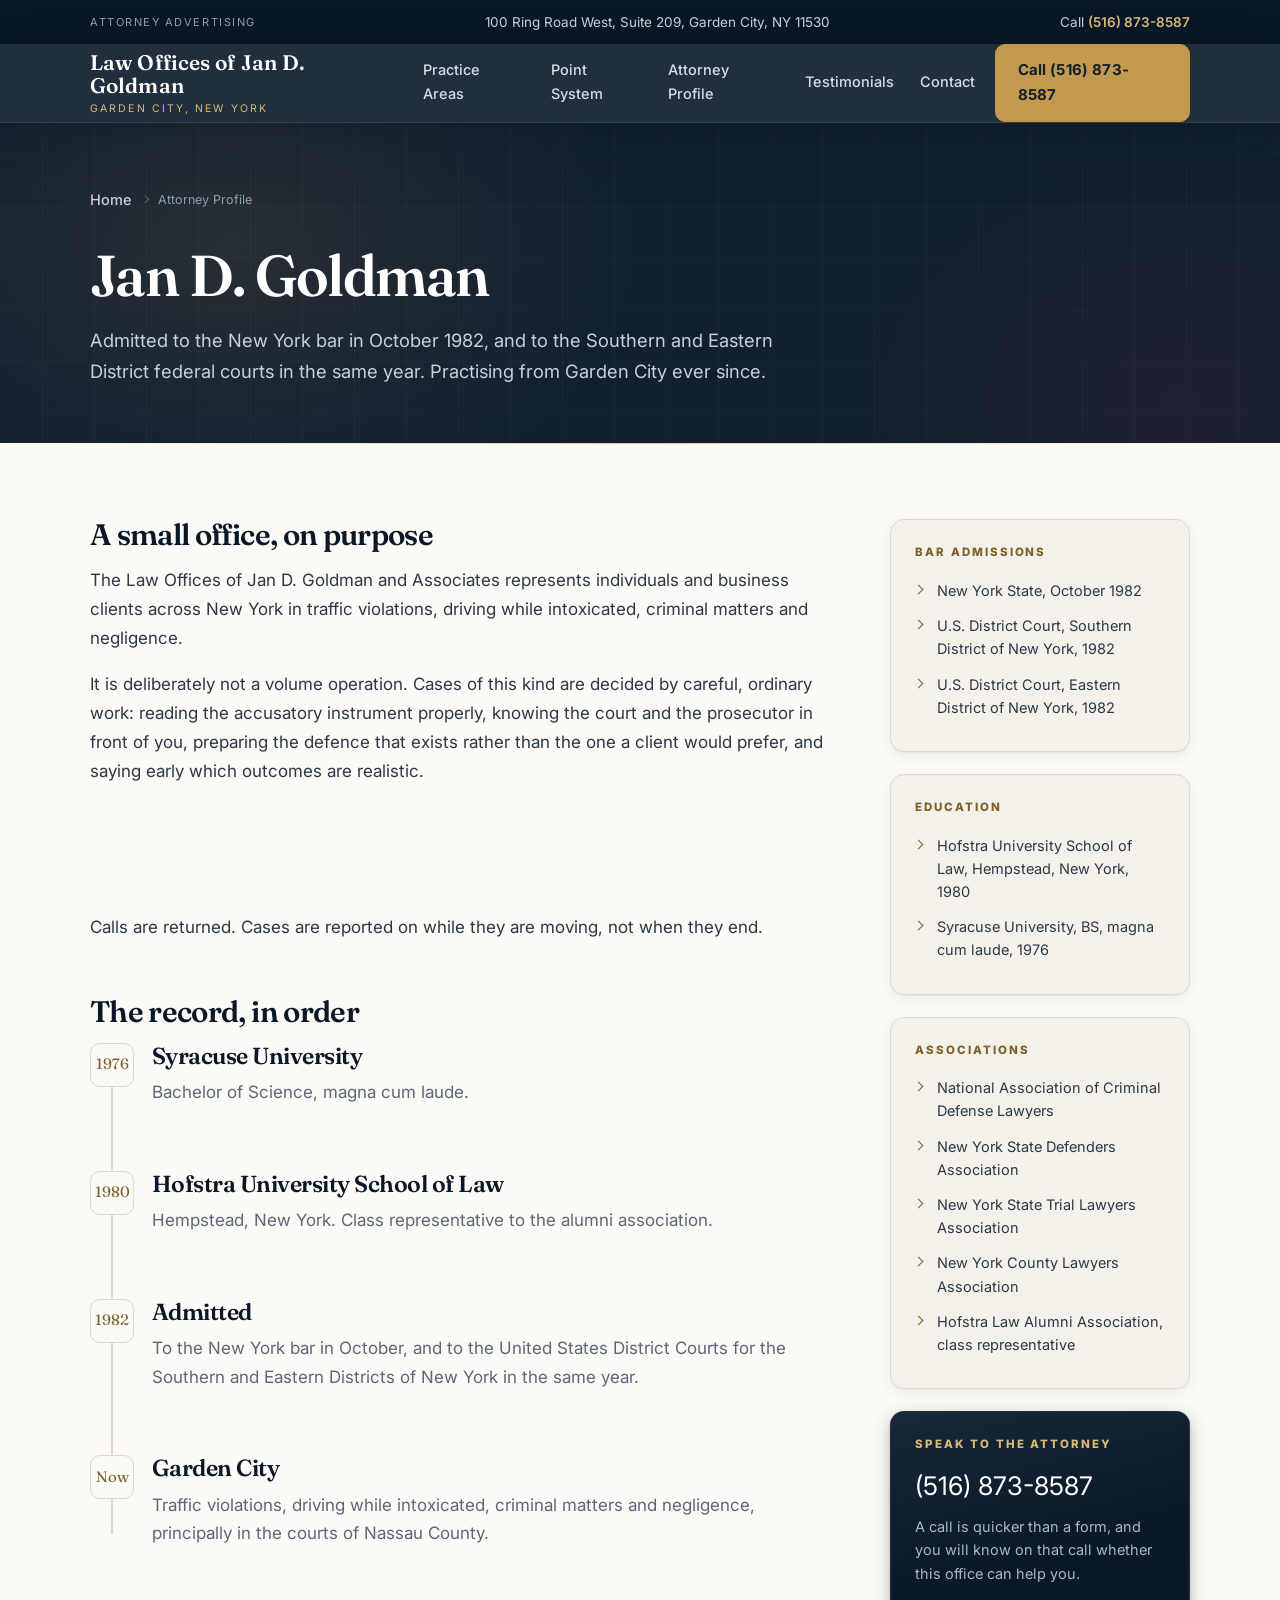
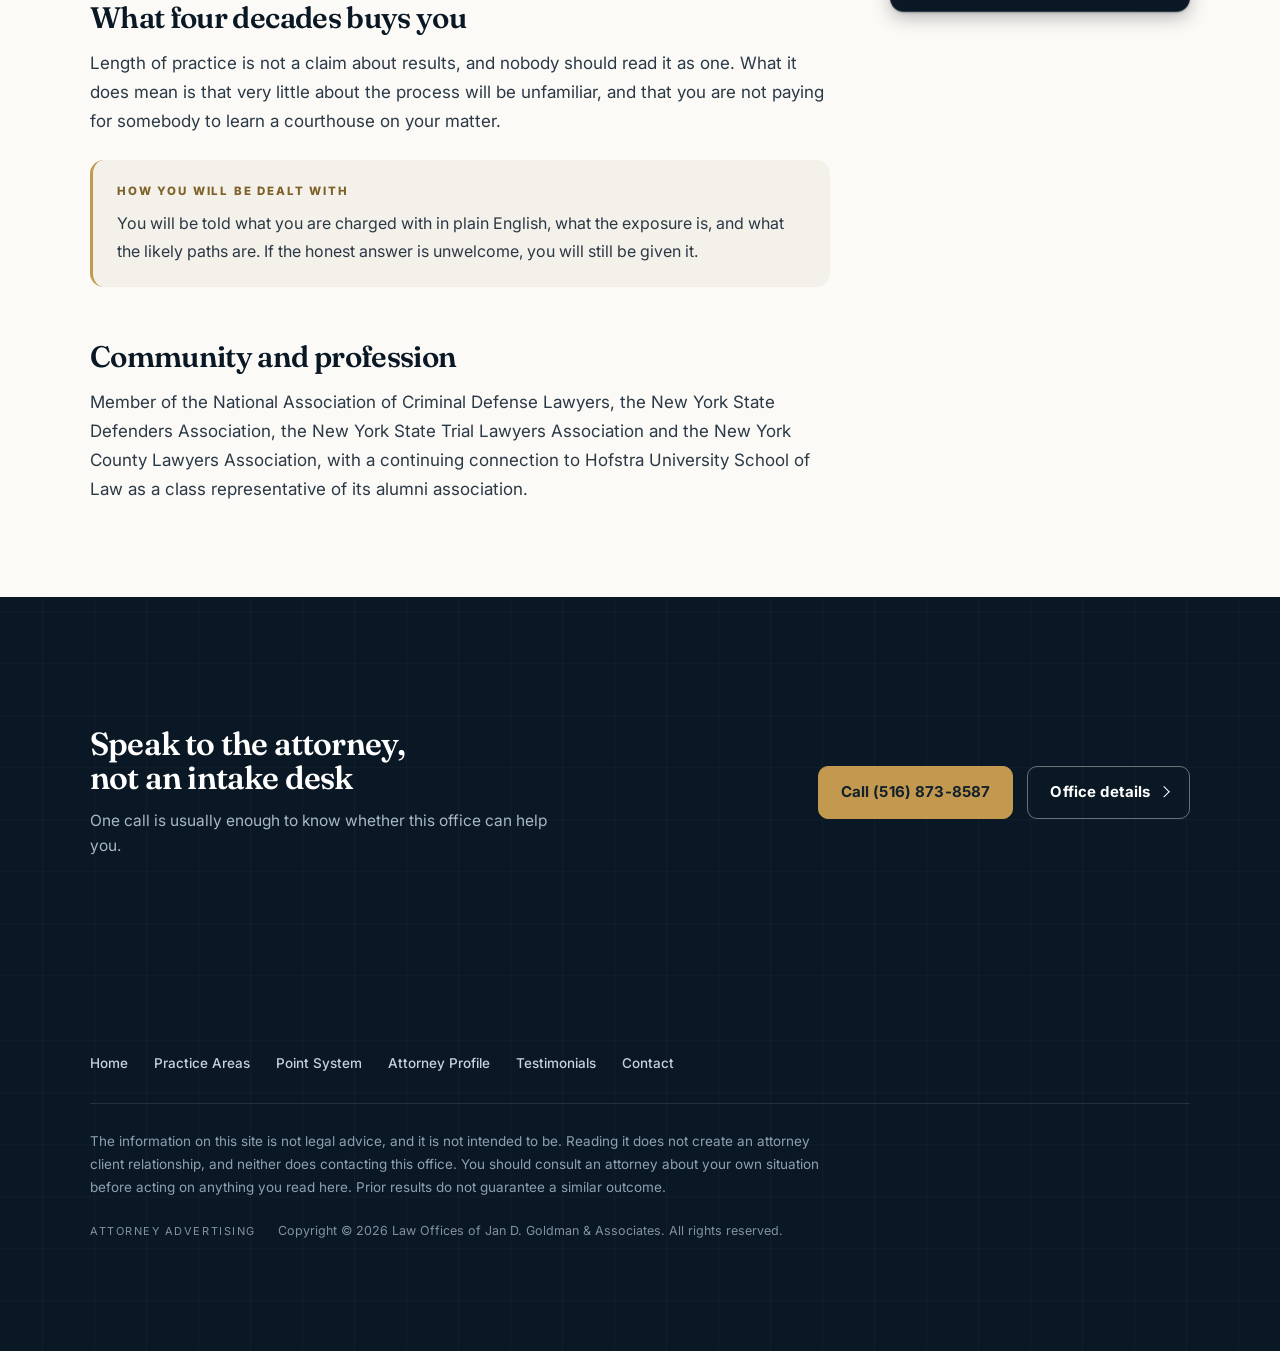
<file: profile.htm>
<!DOCTYPE html>
<html lang="en">
<head>
<meta charset="utf-8">
<meta name="viewport" content="width=device-width, initial-scale=1">
<title>Attorney Profile, Jan D. Goldman | Garden City, New York</title>
<meta name="description" content="Jan D. Goldman has practiced law in New York since 1982. Admitted in New York State and in the Southern and Eastern District federal courts. Hofstra University School of Law, 1980.">
<meta name="robots" content="noindex, nofollow">
<link rel="canonical" href="https://jangoldman.com/profile.htm">
<link rel="icon" href="data:image/svg+xml,%3Csvg xmlns='http://www.w3.org/2000/svg' viewBox='0 0 32 32'%3E%3Crect width='32' height='32' fill='%230B1A28'/%3E%3Ctext x='16' y='22' font-family='Georgia,serif' font-size='17' fill='%23C2994F' text-anchor='middle'%3EG%3C/text%3E%3C/svg%3E">
<meta property="og:title" content="Attorney Profile, Jan D. Goldman | Garden City, New York">
<meta property="og:description" content="Jan D. Goldman has practiced law in New York since 1982. Admitted in New York State and in the Southern and Eastern District federal courts. Hofstra University School of Law, 1980.">
<meta property="og:type" content="website">
<meta property="og:url" content="https://jangoldman.com/profile.htm">
<script>document.documentElement.className+=" js";</script>
<link rel="preconnect" href="https://fonts.googleapis.com">
<link rel="preconnect" href="https://fonts.gstatic.com" crossorigin>
<link rel="stylesheet" href="https://fonts.googleapis.com/css2?family=Fraunces:opsz,wght@9..144,400;9..144,600;9..144,700&family=Inter:wght@400;500;600;700&display=swap">
<link rel="stylesheet" href="assets/site.css">
<style>
.skip{position:absolute;left:-9999px;top:0;background:var(--brass);color:#14202B;padding:12px 18px;z-index:99;font-weight:700}
.skip:focus{left:8px;top:8px}
.areas-grid{display:grid;grid-template-columns:repeat(4,minmax(0,1fr));gap:20px}
@media (max-width:1100px){.areas-grid{grid-template-columns:repeat(2,minmax(0,1fr))}}
@media (max-width:640px){.areas-grid{grid-template-columns:1fr}}
</style>
</head>
<body>
<div class="progress"></div>
<a class="skip" href="#main">Skip to content</a>
<div class="util">
  <div class="wrap">
    <span class="adv">Attorney Advertising</span>
    <span class="loc">100 Ring Road West, Suite 209, Garden City, NY 11530</span>
    <span>Call <a href="tel:+15168738587">(516) 873-8587</a></span>
  </div>
</div>

<header>
  <div class="wrap">
    <a class="brand" href="index.html">
      <span class="n">Law Offices of Jan D. Goldman</span>
      <span class="s">Garden City, New York</span>
    </a>
    <nav id="nav"><a href="practice.htm">Practice Areas</a><a href="rep.htm">Point System</a><a href="profile.htm" aria-current="page">Attorney Profile</a><a href="Testimonials.htm">Testimonials</a><a href="contact.htm">Contact</a></nav>
    <a class="btn btn-brass" href="tel:+15168738587">Call (516) 873-8587</a>
    <button class="menu-btn" id="menuBtn" aria-label="Open menu" aria-expanded="false" aria-controls="nav"><span></span></button>
  </div>
</header>
<main id="main">
<div class="phead">
  <div class="wrap">
    <nav class="crumb" aria-label="Breadcrumb"><a href="index.html">Home</a><span class="chev"></span><span>Attorney Profile</span></nav>
    <h1 class="rv">Jan D. Goldman</h1>
    <p class="lede rv rv-d1">Admitted to the New York bar in October 1982, and to the Southern and Eastern District federal courts in the same year. Practising from Garden City ever since.</p>
    
  </div>
</div>
<section class="edge-top">
  <div class="wrap">
    <div class="split">
      <div class="prose">
        <div class="block rv">
          <h2>A small office, on purpose</h2>
          <p>The Law Offices of Jan D. Goldman and Associates represents individuals and business clients across New York in traffic violations, driving while intoxicated, criminal matters and negligence.</p>
          <p>It is deliberately not a volume operation. Cases of this kind are decided by careful, ordinary work: reading the accusatory instrument properly, knowing the court and the prosecutor in front of you, preparing the defence that exists rather than the one a client would prefer, and saying early which outcomes are realistic.</p>
          <div class="pull rv">
            <p>You deal with the attorney. That is the whole argument for a small office.</p>
          </div>
          <p>Calls are returned. Cases are reported on while they are moving, not when they end.</p>
        </div>

        <div class="block rv">
          <h2>The record, in order</h2>
          <div class="spine" style="padding-left:62px">
            <div class="step">
            <span class="dot" aria-hidden="true">1976</span>
            <h3>Syracuse University</h3>
            <p>Bachelor of Science, magna cum laude.</p>
            
          </div>
            <div class="step">
            <span class="dot" aria-hidden="true">1980</span>
            <h3>Hofstra University School of Law</h3>
            <p>Hempstead, New York. Class representative to the alumni association.</p>
            
          </div>
            <div class="step">
            <span class="dot" aria-hidden="true">1982</span>
            <h3>Admitted</h3>
            <p>To the New York bar in October, and to the United States District Courts for the Southern and Eastern Districts of New York in the same year.</p>
            
          </div>
            <div class="step">
            <span class="dot" aria-hidden="true">Now</span>
            <h3>Garden City</h3>
            <p>Traffic violations, driving while intoxicated, criminal matters and negligence, principally in the courts of Nassau County.</p>
            
          </div>
          </div>
        </div>

        <div class="block rv">
          <h2>What four decades buys you</h2>
          <p>Length of practice is not a claim about results, and nobody should read it as one. What it does mean is that very little about the process will be unfamiliar, and that you are not paying for somebody to learn a courthouse on your matter.</p>
          <div class="callout rv">
            <span class="lbl">How you will be dealt with</span>
            <p>You will be told what you are charged with in plain English, what the exposure is, and what the likely paths are. If the honest answer is unwelcome, you will still be given it.</p>
          </div>
        </div>

        <div class="block rv">
          <h2>Community and profession</h2>
          <p>Member of the National Association of Criminal Defense Lawyers, the New York State Defenders Association, the New York State Trial Lawyers Association and the New York County Lawyers Association, with a continuing connection to Hofstra University School of Law as a class representative of its alumni association.</p>
        </div>
      </div>

      <aside class="rail">
        <div class="railbox rv">
          <h3>Bar Admissions</h3>
          <ul class="ticks" style="margin:0">
            <li>New York State, October 1982</li>
            <li>U.S. District Court, Southern District of New York, 1982</li>
            <li>U.S. District Court, Eastern District of New York, 1982</li>
          </ul>
        </div>
        <div class="railbox rv">
          <h3>Education</h3>
          <ul class="ticks" style="margin:0">
            <li>Hofstra University School of Law, Hempstead, New York, 1980</li>
            <li>Syracuse University, BS, magna cum laude, 1976</li>
          </ul>
        </div>
        <div class="railbox rv">
          <h3>Associations</h3>
          <ul class="ticks" style="margin:0">
            <li>National Association of Criminal Defense Lawyers</li>
            <li>New York State Defenders Association</li>
            <li>New York State Trial Lawyers Association</li>
            <li>New York County Lawyers Association</li>
            <li>Hofstra Law Alumni Association, class representative</li>
          </ul>
        </div>
        <div class="railbox ink rv">
      <h3>Speak to the attorney</h3>
      <p class="num"><a href="tel:+15168738587">(516) 873-8587</a></p>
      <p>A call is quicker than a form, and you will know on that call whether this office can help you.</p>
    </div>
      </aside>
    </div>
  </div>
</section>
<section class="endcta">
  <div class="wrap">
    <div>
      <h2>Speak to the attorney, not an intake desk</h2>
      <p>One call is usually enough to know whether this office can help you.</p>
    </div>
    <div class="acts">
      <a class="btn btn-brass" href="tel:+15168738587">Call (516) 873-8587</a>
      <a class="btn btn-ghost" href="contact.htm">Office details <span class="chev"></span></a>
    </div>
  </div>
</section></main>

<footer>
  <div class="wrap">
    <div class="fnav"><a href="index.html">Home</a><a href="practice.htm">Practice Areas</a><a href="rep.htm">Point System</a><a href="profile.htm">Attorney Profile</a><a href="Testimonials.htm">Testimonials</a><a href="contact.htm">Contact</a></div>
    <p class="fdisc">The information on this site is not legal advice, and it is not intended to be. Reading it does not create an attorney client relationship, and neither does contacting this office. You should consult an attorney about your own situation before acting on anything you read here. Prior results do not guarantee a similar outcome.</p>
    <div class="fmeta">
      <span class="adv">Attorney Advertising</span>
      <span>Copyright &copy; <span id="yr">2026</span> Law Offices of Jan D. Goldman &amp; Associates. All rights reserved.</span>
    </div>
  </div>
</footer>

<div class="sticky-call"><a href="tel:+15168738587">Call (516) 873-8587</a></div>

<script src="assets/site.js" defer></script>
</body>
</html>
</file>
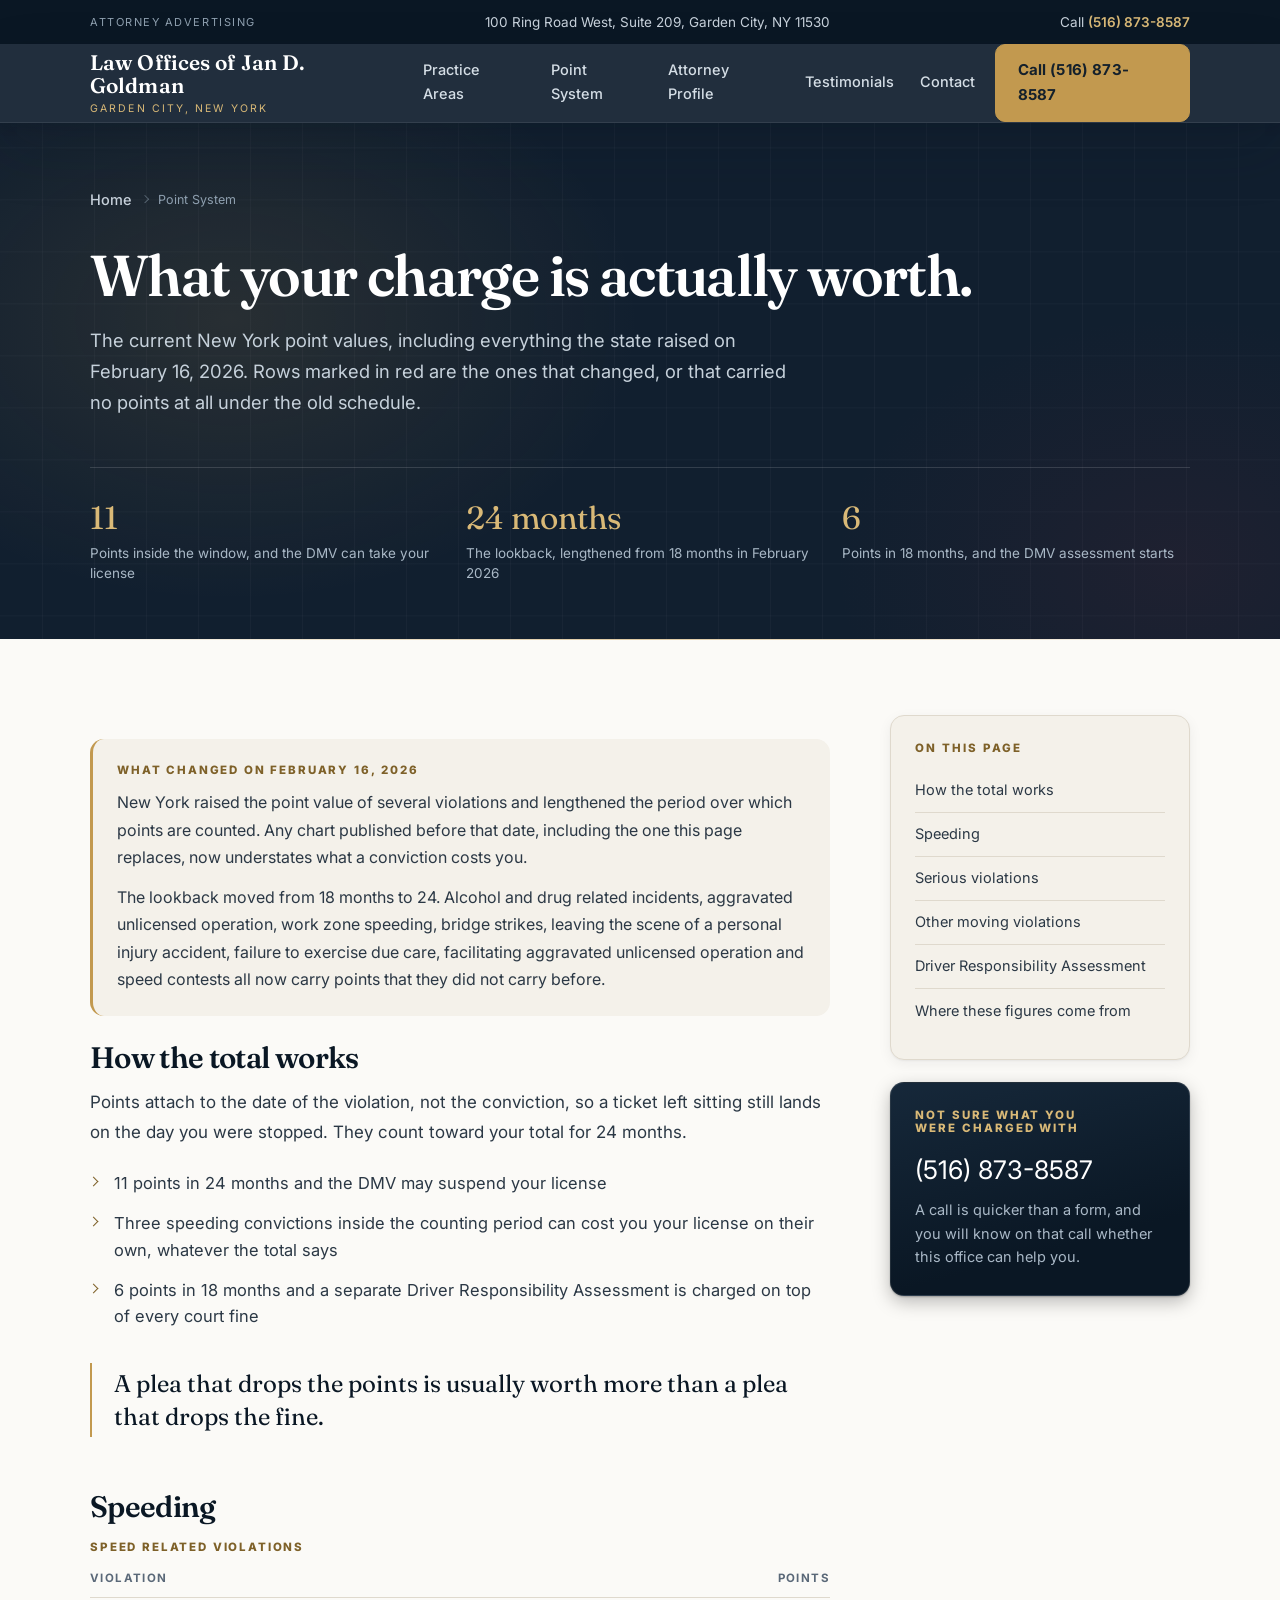
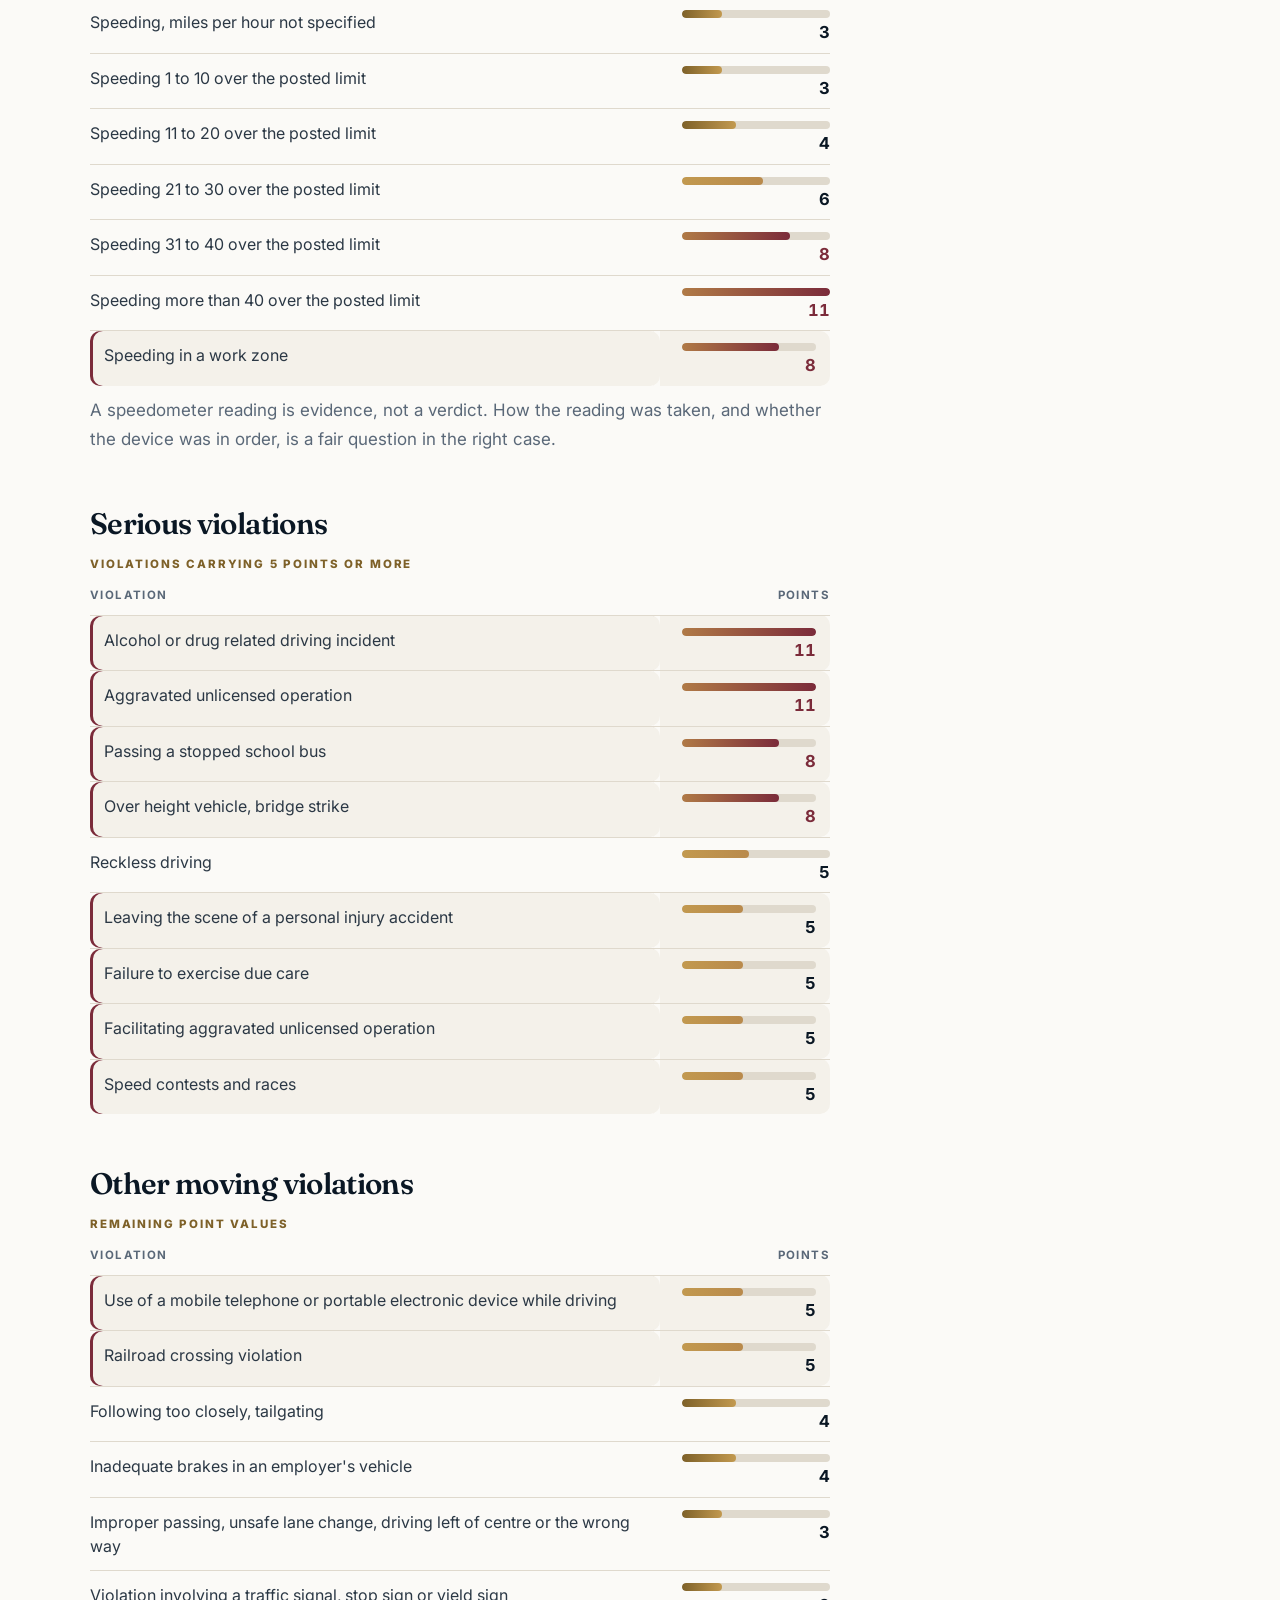
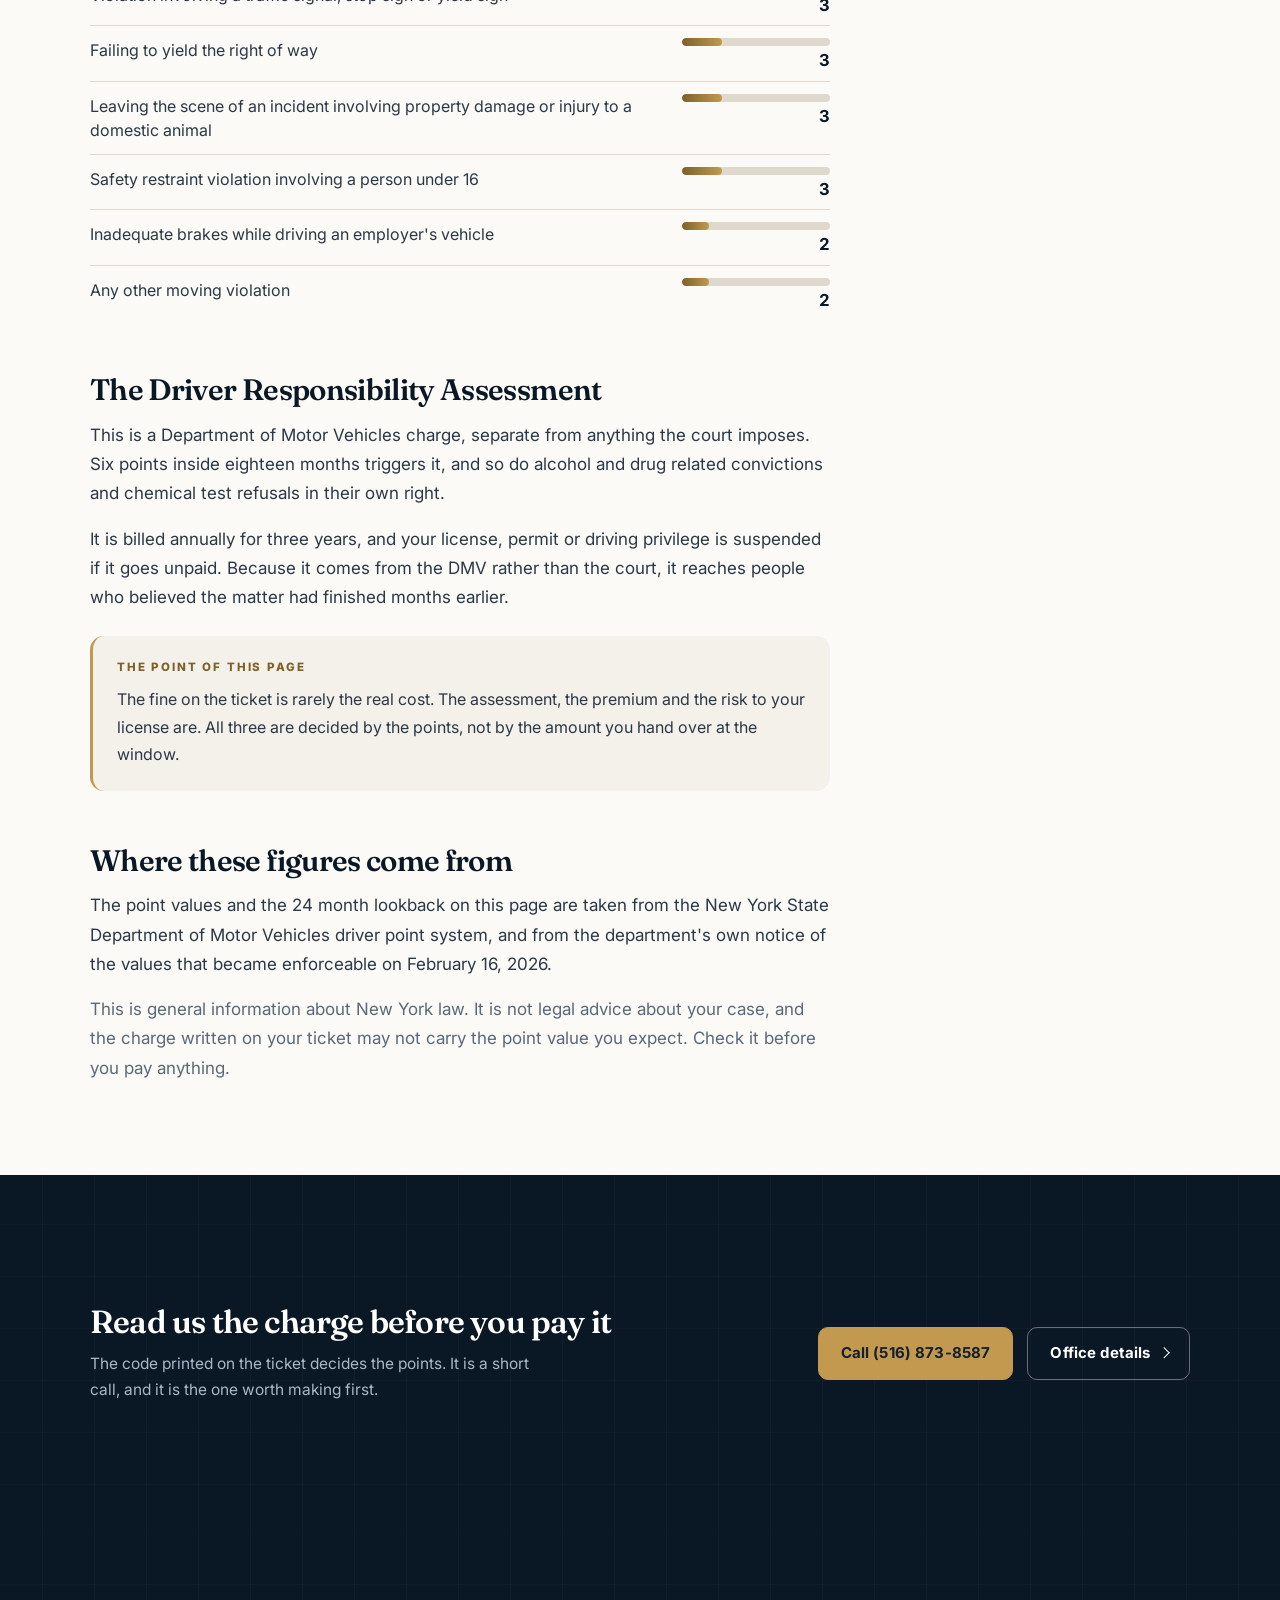
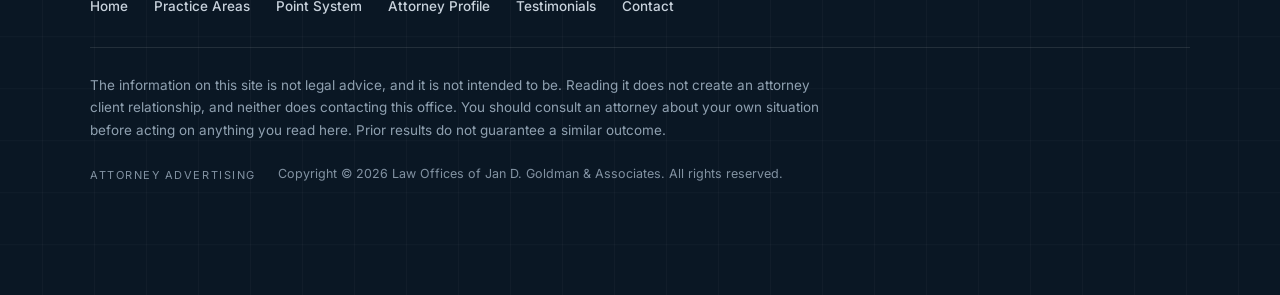
<file: rep.htm>
<!DOCTYPE html>
<html lang="en">
<head>
<meta charset="utf-8">
<meta name="viewport" content="width=device-width, initial-scale=1">
<title>New York State Violation Point System | Law Offices of Jan D. Goldman</title>
<meta name="description" content="The current New York State driver violation point values, including the changes that took effect on February 16, 2026, the 24 month lookback and the Driver Responsibility Assessment.">
<meta name="robots" content="noindex, nofollow">
<link rel="canonical" href="https://jangoldman.com/rep.htm">
<link rel="icon" href="data:image/svg+xml,%3Csvg xmlns='http://www.w3.org/2000/svg' viewBox='0 0 32 32'%3E%3Crect width='32' height='32' fill='%230B1A28'/%3E%3Ctext x='16' y='22' font-family='Georgia,serif' font-size='17' fill='%23C2994F' text-anchor='middle'%3EG%3C/text%3E%3C/svg%3E">
<meta property="og:title" content="New York State Violation Point System | Law Offices of Jan D. Goldman">
<meta property="og:description" content="The current New York State driver violation point values, including the changes that took effect on February 16, 2026, the 24 month lookback and the Driver Responsibility Assessment.">
<meta property="og:type" content="website">
<meta property="og:url" content="https://jangoldman.com/rep.htm">
<script>document.documentElement.className+=" js";</script>
<link rel="preconnect" href="https://fonts.googleapis.com">
<link rel="preconnect" href="https://fonts.gstatic.com" crossorigin>
<link rel="stylesheet" href="https://fonts.googleapis.com/css2?family=Fraunces:opsz,wght@9..144,400;9..144,600;9..144,700&family=Inter:wght@400;500;600;700&display=swap">
<link rel="stylesheet" href="assets/site.css">
<style>
.skip{position:absolute;left:-9999px;top:0;background:var(--brass);color:#14202B;padding:12px 18px;z-index:99;font-weight:700}
.skip:focus{left:8px;top:8px}
.areas-grid{display:grid;grid-template-columns:repeat(4,minmax(0,1fr));gap:20px}
@media (max-width:1100px){.areas-grid{grid-template-columns:repeat(2,minmax(0,1fr))}}
@media (max-width:640px){.areas-grid{grid-template-columns:1fr}}
</style>
</head>
<body>
<div class="progress"></div>
<a class="skip" href="#main">Skip to content</a>
<div class="util">
  <div class="wrap">
    <span class="adv">Attorney Advertising</span>
    <span class="loc">100 Ring Road West, Suite 209, Garden City, NY 11530</span>
    <span>Call <a href="tel:+15168738587">(516) 873-8587</a></span>
  </div>
</div>

<header>
  <div class="wrap">
    <a class="brand" href="index.html">
      <span class="n">Law Offices of Jan D. Goldman</span>
      <span class="s">Garden City, New York</span>
    </a>
    <nav id="nav"><a href="practice.htm">Practice Areas</a><a href="rep.htm" aria-current="page">Point System</a><a href="profile.htm">Attorney Profile</a><a href="Testimonials.htm">Testimonials</a><a href="contact.htm">Contact</a></nav>
    <a class="btn btn-brass" href="tel:+15168738587">Call (516) 873-8587</a>
    <button class="menu-btn" id="menuBtn" aria-label="Open menu" aria-expanded="false" aria-controls="nav"><span></span></button>
  </div>
</header>
<main id="main">
<div class="phead">
  <div class="wrap">
    <nav class="crumb" aria-label="Breadcrumb"><a href="index.html">Home</a><span class="chev"></span><span>Point System</span></nav>
    <h1 class="rv">What your charge is actually worth.</h1>
    <p class="lede rv rv-d1">The current New York point values, including everything the state raised on February 16, 2026. Rows marked in red are the ones that changed, or that carried no points at all under the old schedule.</p>
    
    <div class="facts rv">
      <div class="countup rv"><p class="k"><span data-to="11">0</span></p><p class="v">Points inside the window, and the DMV can take your license</p></div>
      <div class="countup rv rv-d1"><p class="k"><span data-to="24" data-suffix=" months">0</span></p><p class="v">The lookback, lengthened from 18 months in February 2026</p></div>
      <div class="countup rv rv-d2"><p class="k"><span data-to="6">0</span></p><p class="v">Points in 18 months, and the DMV assessment starts</p></div>
    </div>
  </div>
</div>
<section class="edge-top">
  <div class="wrap">
    <div class="split">
      <div class="prose">

        <div class="callout rv">
          <span class="lbl">What changed on February 16, 2026</span>
          <p>New York raised the point value of several violations and lengthened the period over which points are counted. Any chart published before that date, including the one this page replaces, now understates what a conviction costs you.</p>
          <p>The lookback moved from 18 months to 24. Alcohol and drug related incidents, aggravated unlicensed operation, work zone speeding, bridge strikes, leaving the scene of a personal injury accident, failure to exercise due care, facilitating aggravated unlicensed operation and speed contests all now carry points that they did not carry before.</p>
        </div>

        <div class="block rv" id="how">
          <h2>How the total works</h2>
          <p>Points attach to the date of the violation, not the conviction, so a ticket left sitting still lands on the day you were stopped. They count toward your total for 24 months.</p>
          <ul class="ticks">
            <li>11 points in 24 months and the DMV may suspend your license</li>
            <li>Three speeding convictions inside the counting period can cost you your license on their own, whatever the total says</li>
            <li>6 points in 18 months and a separate Driver Responsibility Assessment is charged on top of every court fine</li>
          </ul>
          <div class="pull rv">
            <p>A plea that drops the points is usually worth more than a plea that drops the fine.</p>
          </div>
        </div>

        <div class="block rv" id="speeding">
          <h2>Speeding</h2>
          <table class="ptable rv"><caption>Speed related violations</caption><thead><tr><th scope="col">Violation</th><th scope="col">Points</th></tr></thead><tbody><tr><td>Speeding, miles per hour not specified</td><td class="pv "><span class="bar " style="--p:3" aria-hidden="true"><i></i></span><span class="n">3</span></td></tr><tr><td>Speeding 1 to 10 over the posted limit</td><td class="pv "><span class="bar " style="--p:3" aria-hidden="true"><i></i></span><span class="n">3</span></td></tr><tr><td>Speeding 11 to 20 over the posted limit</td><td class="pv "><span class="bar " style="--p:4" aria-hidden="true"><i></i></span><span class="n">4</span></td></tr><tr><td>Speeding 21 to 30 over the posted limit</td><td class="pv mid"><span class="bar mid" style="--p:6" aria-hidden="true"><i></i></span><span class="n">6</span></td></tr><tr><td>Speeding 31 to 40 over the posted limit</td><td class="pv high"><span class="bar high" style="--p:8" aria-hidden="true"><i></i></span><span class="n">8</span></td></tr><tr><td>Speeding more than 40 over the posted limit</td><td class="pv high"><span class="bar high" style="--p:11" aria-hidden="true"><i></i></span><span class="n">11</span></td></tr><tr class="hi"><td>Speeding in a work zone</td><td class="pv high"><span class="bar high" style="--p:8" aria-hidden="true"><i></i></span><span class="n">8</span></td></tr></tbody></table>
          <p class="sub">A speedometer reading is evidence, not a verdict. How the reading was taken, and whether the device was in order, is a fair question in the right case.</p>
        </div>

        <div class="block rv" id="serious">
          <h2>Serious violations</h2>
          <table class="ptable rv"><caption>Violations carrying 5 points or more</caption><thead><tr><th scope="col">Violation</th><th scope="col">Points</th></tr></thead><tbody><tr class="hi"><td>Alcohol or drug related driving incident</td><td class="pv high"><span class="bar high" style="--p:11" aria-hidden="true"><i></i></span><span class="n">11</span></td></tr><tr class="hi"><td>Aggravated unlicensed operation</td><td class="pv high"><span class="bar high" style="--p:11" aria-hidden="true"><i></i></span><span class="n">11</span></td></tr><tr class="hi"><td>Passing a stopped school bus</td><td class="pv high"><span class="bar high" style="--p:8" aria-hidden="true"><i></i></span><span class="n">8</span></td></tr><tr class="hi"><td>Over height vehicle, bridge strike</td><td class="pv high"><span class="bar high" style="--p:8" aria-hidden="true"><i></i></span><span class="n">8</span></td></tr><tr><td>Reckless driving</td><td class="pv mid"><span class="bar mid" style="--p:5" aria-hidden="true"><i></i></span><span class="n">5</span></td></tr><tr class="hi"><td>Leaving the scene of a personal injury accident</td><td class="pv mid"><span class="bar mid" style="--p:5" aria-hidden="true"><i></i></span><span class="n">5</span></td></tr><tr class="hi"><td>Failure to exercise due care</td><td class="pv mid"><span class="bar mid" style="--p:5" aria-hidden="true"><i></i></span><span class="n">5</span></td></tr><tr class="hi"><td>Facilitating aggravated unlicensed operation</td><td class="pv mid"><span class="bar mid" style="--p:5" aria-hidden="true"><i></i></span><span class="n">5</span></td></tr><tr class="hi"><td>Speed contests and races</td><td class="pv mid"><span class="bar mid" style="--p:5" aria-hidden="true"><i></i></span><span class="n">5</span></td></tr></tbody></table>
        </div>

        <div class="block rv" id="other">
          <h2>Other moving violations</h2>
          <table class="ptable rv"><caption>Remaining point values</caption><thead><tr><th scope="col">Violation</th><th scope="col">Points</th></tr></thead><tbody><tr class="hi"><td>Use of a mobile telephone or portable electronic device while driving</td><td class="pv mid"><span class="bar mid" style="--p:5" aria-hidden="true"><i></i></span><span class="n">5</span></td></tr><tr class="hi"><td>Railroad crossing violation</td><td class="pv mid"><span class="bar mid" style="--p:5" aria-hidden="true"><i></i></span><span class="n">5</span></td></tr><tr><td>Following too closely, tailgating</td><td class="pv "><span class="bar " style="--p:4" aria-hidden="true"><i></i></span><span class="n">4</span></td></tr><tr><td>Inadequate brakes in an employer&#x27;s vehicle</td><td class="pv "><span class="bar " style="--p:4" aria-hidden="true"><i></i></span><span class="n">4</span></td></tr><tr><td>Improper passing, unsafe lane change, driving left of centre or the wrong way</td><td class="pv "><span class="bar " style="--p:3" aria-hidden="true"><i></i></span><span class="n">3</span></td></tr><tr><td>Violation involving a traffic signal, stop sign or yield sign</td><td class="pv "><span class="bar " style="--p:3" aria-hidden="true"><i></i></span><span class="n">3</span></td></tr><tr><td>Failing to yield the right of way</td><td class="pv "><span class="bar " style="--p:3" aria-hidden="true"><i></i></span><span class="n">3</span></td></tr><tr><td>Leaving the scene of an incident involving property damage or injury to a domestic animal</td><td class="pv "><span class="bar " style="--p:3" aria-hidden="true"><i></i></span><span class="n">3</span></td></tr><tr><td>Safety restraint violation involving a person under 16</td><td class="pv "><span class="bar " style="--p:3" aria-hidden="true"><i></i></span><span class="n">3</span></td></tr><tr><td>Inadequate brakes while driving an employer&#x27;s vehicle</td><td class="pv "><span class="bar " style="--p:2" aria-hidden="true"><i></i></span><span class="n">2</span></td></tr><tr><td>Any other moving violation</td><td class="pv "><span class="bar " style="--p:2" aria-hidden="true"><i></i></span><span class="n">2</span></td></tr></tbody></table>
        </div>

        <div class="block rv" id="dra">
          <h2>The Driver Responsibility Assessment</h2>
          <p>This is a Department of Motor Vehicles charge, separate from anything the court imposes. Six points inside eighteen months triggers it, and so do alcohol and drug related convictions and chemical test refusals in their own right.</p>
          <p>It is billed annually for three years, and your license, permit or driving privilege is suspended if it goes unpaid. Because it comes from the DMV rather than the court, it reaches people who believed the matter had finished months earlier.</p>
          <div class="callout rv">
            <span class="lbl">The point of this page</span>
            <p>The fine on the ticket is rarely the real cost. The assessment, the premium and the risk to your license are. All three are decided by the points, not by the amount you hand over at the window.</p>
          </div>
        </div>

        <div class="block rv" id="source">
          <h2>Where these figures come from</h2>
          <p>The point values and the 24 month lookback on this page are taken from the New York State Department of Motor Vehicles driver point system, and from the department's own notice of the values that became enforceable on February 16, 2026.</p>
          <p class="sub">This is general information about New York law. It is not legal advice about your case, and the charge written on your ticket may not carry the point value you expect. Check it before you pay anything.</p>
        </div>

      </div>
      <aside class="rail">
        <div class="railbox rv">
      <h3>On This Page</h3>
      <ul><li><a href="#how">How the total works</a></li><li><a href="#speeding">Speeding</a></li><li><a href="#serious">Serious violations</a></li><li><a href="#other">Other moving violations</a></li><li><a href="#dra">Driver Responsibility Assessment</a></li><li><a href="#source">Where these figures come from</a></li></ul>
    </div>
        <div class="railbox ink rv">
      <h3>Not sure what you were charged with</h3>
      <p class="num"><a href="tel:+15168738587">(516) 873-8587</a></p>
      <p>A call is quicker than a form, and you will know on that call whether this office can help you.</p>
    </div>
      </aside>
    </div>
  </div>
</section>
<section class="endcta">
  <div class="wrap">
    <div>
      <h2>Read us the charge before you pay it</h2>
      <p>The code printed on the ticket decides the points. It is a short call, and it is the one worth making first.</p>
    </div>
    <div class="acts">
      <a class="btn btn-brass" href="tel:+15168738587">Call (516) 873-8587</a>
      <a class="btn btn-ghost" href="contact.htm">Office details <span class="chev"></span></a>
    </div>
  </div>
</section></main>

<footer>
  <div class="wrap">
    <div class="fnav"><a href="index.html">Home</a><a href="practice.htm">Practice Areas</a><a href="rep.htm">Point System</a><a href="profile.htm">Attorney Profile</a><a href="Testimonials.htm">Testimonials</a><a href="contact.htm">Contact</a></div>
    <p class="fdisc">The information on this site is not legal advice, and it is not intended to be. Reading it does not create an attorney client relationship, and neither does contacting this office. You should consult an attorney about your own situation before acting on anything you read here. Prior results do not guarantee a similar outcome.</p>
    <div class="fmeta">
      <span class="adv">Attorney Advertising</span>
      <span>Copyright &copy; <span id="yr">2026</span> Law Offices of Jan D. Goldman &amp; Associates. All rights reserved.</span>
    </div>
  </div>
</footer>

<div class="sticky-call"><a href="tel:+15168738587">Call (516) 873-8587</a></div>

<script src="assets/site.js" defer></script>
</body>
</html>
</file>
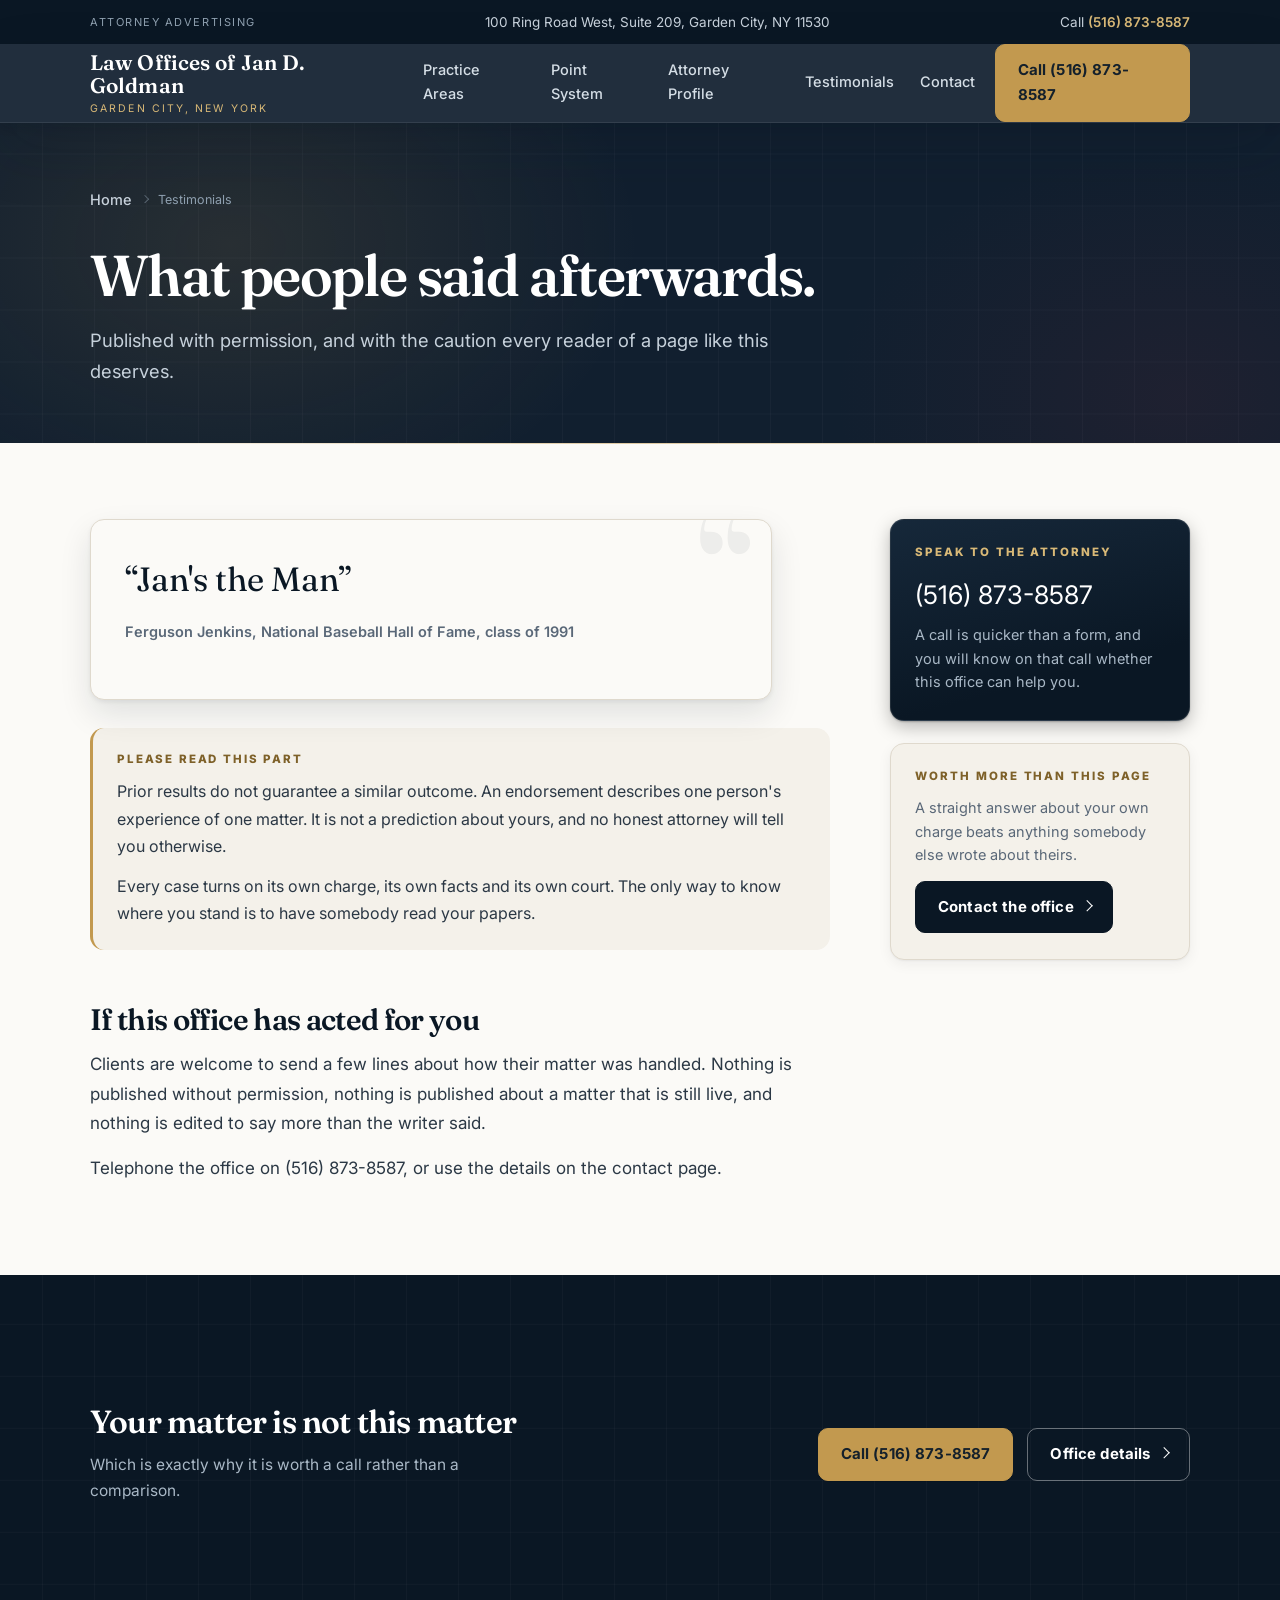
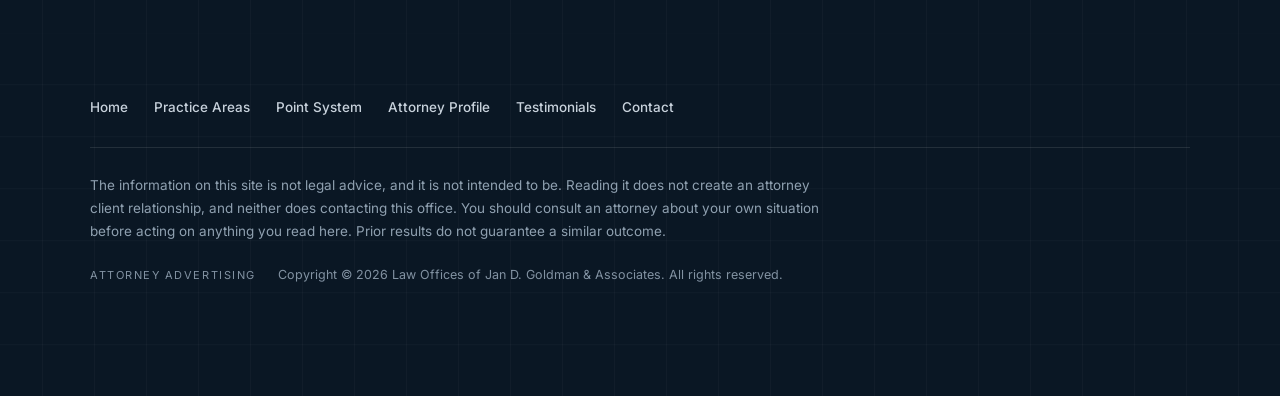
<file: Testimonials.htm>
<!DOCTYPE html>
<html lang="en">
<head>
<meta charset="utf-8">
<meta name="viewport" content="width=device-width, initial-scale=1">
<title>Testimonials | Law Offices of Jan D. Goldman, Garden City NY</title>
<meta name="description" content="What clients of the Law Offices of Jan D. Goldman have said. Prior results do not guarantee a similar outcome.">
<meta name="robots" content="noindex, nofollow">
<link rel="canonical" href="https://jangoldman.com/Testimonials.htm">
<link rel="icon" href="data:image/svg+xml,%3Csvg xmlns='http://www.w3.org/2000/svg' viewBox='0 0 32 32'%3E%3Crect width='32' height='32' fill='%230B1A28'/%3E%3Ctext x='16' y='22' font-family='Georgia,serif' font-size='17' fill='%23C2994F' text-anchor='middle'%3EG%3C/text%3E%3C/svg%3E">
<meta property="og:title" content="Testimonials | Law Offices of Jan D. Goldman, Garden City NY">
<meta property="og:description" content="What clients of the Law Offices of Jan D. Goldman have said. Prior results do not guarantee a similar outcome.">
<meta property="og:type" content="website">
<meta property="og:url" content="https://jangoldman.com/Testimonials.htm">
<script>document.documentElement.className+=" js";</script>
<link rel="preconnect" href="https://fonts.googleapis.com">
<link rel="preconnect" href="https://fonts.gstatic.com" crossorigin>
<link rel="stylesheet" href="https://fonts.googleapis.com/css2?family=Fraunces:opsz,wght@9..144,400;9..144,600;9..144,700&family=Inter:wght@400;500;600;700&display=swap">
<link rel="stylesheet" href="assets/site.css">
<style>
.skip{position:absolute;left:-9999px;top:0;background:var(--brass);color:#14202B;padding:12px 18px;z-index:99;font-weight:700}
.skip:focus{left:8px;top:8px}
.areas-grid{display:grid;grid-template-columns:repeat(4,minmax(0,1fr));gap:20px}
@media (max-width:1100px){.areas-grid{grid-template-columns:repeat(2,minmax(0,1fr))}}
@media (max-width:640px){.areas-grid{grid-template-columns:1fr}}
</style>
</head>
<body>
<div class="progress"></div>
<a class="skip" href="#main">Skip to content</a>
<div class="util">
  <div class="wrap">
    <span class="adv">Attorney Advertising</span>
    <span class="loc">100 Ring Road West, Suite 209, Garden City, NY 11530</span>
    <span>Call <a href="tel:+15168738587">(516) 873-8587</a></span>
  </div>
</div>

<header>
  <div class="wrap">
    <a class="brand" href="index.html">
      <span class="n">Law Offices of Jan D. Goldman</span>
      <span class="s">Garden City, New York</span>
    </a>
    <nav id="nav"><a href="practice.htm">Practice Areas</a><a href="rep.htm">Point System</a><a href="profile.htm">Attorney Profile</a><a href="Testimonials.htm" aria-current="page">Testimonials</a><a href="contact.htm">Contact</a></nav>
    <a class="btn btn-brass" href="tel:+15168738587">Call (516) 873-8587</a>
    <button class="menu-btn" id="menuBtn" aria-label="Open menu" aria-expanded="false" aria-controls="nav"><span></span></button>
  </div>
</header>
<main id="main">
<div class="phead">
  <div class="wrap">
    <nav class="crumb" aria-label="Breadcrumb"><a href="index.html">Home</a><span class="chev"></span><span>Testimonials</span></nav>
    <h1 class="rv">What people said afterwards.</h1>
    <p class="lede rv rv-d1">Published with permission, and with the caution every reader of a page like this deserves.</p>
    
  </div>
</div>
<section class="edge-top">
  <div class="wrap">
    <div class="split">
      <div class="prose">
        <div class="block rv">
          <div class="quote-card rv">
            <q>Jan's the Man</q>
            <p class="by">Ferguson Jenkins, National Baseball Hall of Fame, class of 1991</p>
          </div>
          <div class="callout rv" style="margin-top:28px">
            <span class="lbl">Please read this part</span>
            <p>Prior results do not guarantee a similar outcome. An endorsement describes one person's experience of one matter. It is not a prediction about yours, and no honest attorney will tell you otherwise.</p>
            <p>Every case turns on its own charge, its own facts and its own court. The only way to know where you stand is to have somebody read your papers.</p>
          </div>
        </div>

        <div class="block rv">
          <h2>If this office has acted for you</h2>
          <p>Clients are welcome to send a few lines about how their matter was handled. Nothing is published without permission, nothing is published about a matter that is still live, and nothing is edited to say more than the writer said.</p>
          <p>Telephone the office on (516) 873-8587, or use the details on the contact page.</p>
        </div>
      </div>
      <aside class="rail">
        <div class="railbox ink rv">
      <h3>Speak to the attorney</h3>
      <p class="num"><a href="tel:+15168738587">(516) 873-8587</a></p>
      <p>A call is quicker than a form, and you will know on that call whether this office can help you.</p>
    </div>
        <div class="railbox rv">
          <h3>Worth More Than This Page</h3>
          <p>A straight answer about your own charge beats anything somebody else wrote about theirs.</p>
          <p style="margin-top:14px"><a class="btn btn-ink" href="contact.htm">Contact the office <span class="chev"></span></a></p>
        </div>
      </aside>
    </div>
  </div>
</section>
<section class="endcta">
  <div class="wrap">
    <div>
      <h2>Your matter is not this matter</h2>
      <p>Which is exactly why it is worth a call rather than a comparison.</p>
    </div>
    <div class="acts">
      <a class="btn btn-brass" href="tel:+15168738587">Call (516) 873-8587</a>
      <a class="btn btn-ghost" href="contact.htm">Office details <span class="chev"></span></a>
    </div>
  </div>
</section></main>

<footer>
  <div class="wrap">
    <div class="fnav"><a href="index.html">Home</a><a href="practice.htm">Practice Areas</a><a href="rep.htm">Point System</a><a href="profile.htm">Attorney Profile</a><a href="Testimonials.htm">Testimonials</a><a href="contact.htm">Contact</a></div>
    <p class="fdisc">The information on this site is not legal advice, and it is not intended to be. Reading it does not create an attorney client relationship, and neither does contacting this office. You should consult an attorney about your own situation before acting on anything you read here. Prior results do not guarantee a similar outcome.</p>
    <div class="fmeta">
      <span class="adv">Attorney Advertising</span>
      <span>Copyright &copy; <span id="yr">2026</span> Law Offices of Jan D. Goldman &amp; Associates. All rights reserved.</span>
    </div>
  </div>
</footer>

<div class="sticky-call"><a href="tel:+15168738587">Call (516) 873-8587</a></div>

<script src="assets/site.js" defer></script>
</body>
</html>
</file>
<file: assets/site.css>
:root{
  --ink:#0A1724;
  --ink-2:#111F2F;
  --ink-3:#1C3348;
  --brass:#C2994F;
  --brass-soft:#D9B977;
  --brass-ink:#7E6129;
  --wine:#7B2B3A;        /* restrained burgundy, consequence and gravitas */
  --wine-soft:#D98A96;   /* the same voice on a dark ground */
  --risk:#7B2B3A;
  --risk-soft:#D98A96;
  --paper:#FBFAF7;
  --paper-2:#F4F1EA;
  --body:#2B3845;
  --muted:#5A6878;
  --line:#DFD9CD;
  --serif:"Fraunces","Iowan Old Style","Charter","Palatino Linotype",Palatino,Georgia,serif;
  --sans:"Inter",-apple-system,BlinkMacSystemFont,"Segoe UI",Roboto,"Helvetica Neue",Arial,sans-serif;
  --wrap:1140px;
}
*,*::before,*::after{box-sizing:border-box}
html{-webkit-text-size-adjust:100%}
body{margin:0;background:var(--paper);color:var(--body);font-family:var(--sans);font-size:17px;line-height:1.65;-webkit-font-smoothing:antialiased}
img{max-width:100%;display:block}
a{color:inherit}
h1,h2,h3{font-family:var(--serif);font-weight:600;line-height:1.1;margin:0;letter-spacing:-0.022em;text-wrap:balance;font-optical-sizing:auto}
p{margin:0}
.wrap{width:100%;max-width:var(--wrap);margin:0 auto;padding:0 20px}
.eyebrow .chev{margin:0 .55em 0 .3em;opacity:.7}
.chev{display:inline-block;width:.5em;height:.5em;border-right:1.5px solid currentColor;border-bottom:1.5px solid currentColor;transform:rotate(-45deg);vertical-align:middle;position:relative;top:-1px}

/* ---------- utility bar ---------- */
.util{background:var(--ink);color:#C8D2DC;font-size:13.5px}
.util .wrap{display:flex;align-items:center;justify-content:space-between;gap:16px;min-height:42px;flex-wrap:wrap}
.util .adv{letter-spacing:.14em;text-transform:uppercase;font-size:11px;color:#8FA0B0}
.util .loc{color:#C8D2DC}
.util a{color:var(--brass-soft);text-decoration:none;font-weight:600;display:inline-flex;align-items:center;min-height:44px}
.util a:hover{text-decoration:underline}

/* ---------- header ---------- */
header{background:var(--ink-2);position:sticky;top:0;z-index:40;border-bottom:1px solid rgba(255,255,255,.08)}
header .wrap{display:flex;align-items:center;justify-content:space-between;gap:20px;min-height:76px}
.brand{display:flex;flex-direction:column;justify-content:center;text-decoration:none;color:#fff;line-height:1.1;min-height:48px}
.brand .n{font-family:var(--serif);font-size:21px;font-weight:600;letter-spacing:.005em}
.brand .s{font-size:10.5px;letter-spacing:.2em;text-transform:uppercase;color:var(--brass-soft);margin-top:5px}
nav{display:flex;align-items:center;gap:26px}
nav a{color:#D5DEE6;text-decoration:none;font-size:14.5px;font-weight:500;padding:13px 0;border-bottom:2px solid transparent;display:inline-flex;align-items:center;min-height:44px}
nav a:hover,nav a:focus-visible{color:#fff;border-bottom-color:var(--brass)}
.btn{display:inline-flex;align-items:center;justify-content:center;gap:9px;font-family:var(--sans);font-weight:700;font-size:15px;letter-spacing:.01em;padding:13px 22px;border:1.5px solid transparent;text-decoration:none;cursor:pointer;min-height:48px;transition:background .18s ease,color .18s ease,border-color .18s ease}
.btn-brass{background:var(--brass);color:#14202B;border-color:var(--brass)}
.btn-brass:hover{background:var(--brass-soft);border-color:var(--brass-soft)}
.btn-ghost{background:transparent;color:#fff;border-color:rgba(255,255,255,.38)}
.btn-ghost:hover{border-color:#fff;background:rgba(255,255,255,.08)}
.btn-ink{background:var(--ink);color:#fff;border-color:var(--ink)}
.btn-ink:hover{background:var(--ink-3);border-color:var(--ink-3)}
.menu-btn{display:none;background:none;border:1px solid rgba(255,255,255,.3);color:#fff;width:46px;height:46px;align-items:center;justify-content:center;cursor:pointer}
.menu-btn span{display:block;width:19px;height:1.5px;background:#fff;position:relative}
.menu-btn span::before,.menu-btn span::after{content:"";position:absolute;left:0;width:19px;height:1.5px;background:#fff}
.menu-btn span::before{top:-6px}.menu-btn span::after{top:6px}

/* ---------- hero ---------- */
.hero{background:var(--ink-2);color:#fff;position:relative;overflow:hidden}
.hero::after{content:"";position:absolute;inset:0;background:radial-gradient(ellipse 70% 60% at 18% 30%,rgba(194,153,79,.14) 0%,transparent 64%);pointer-events:none}
.hero .wrap{position:relative;z-index:1;padding-top:64px;padding-bottom:64px}
.eyebrow{font-size:11.5px;letter-spacing:.2em;text-transform:uppercase;color:var(--brass-soft);font-weight:700;margin-bottom:20px}
.hero h1{font-size:clamp(2.05rem,4.1vw + .5rem,3.5rem);color:#fff;margin-bottom:22px}
.hero .lede{font-size:clamp(1.02rem,.6vw + .9rem,1.2rem);color:#C6D1DB;max-width:58ch;line-height:1.7}
.hero .cta{display:flex;flex-wrap:wrap;gap:14px;margin-top:34px}
.facts{display:grid;grid-template-columns:repeat(3,minmax(0,1fr));gap:28px;margin-top:48px;padding-top:34px;border-top:1px solid rgba(255,255,255,.14)}
.facts .k{font-family:var(--serif);font-size:clamp(1.5rem,1.6vw + 1rem,2rem);color:var(--brass-soft);line-height:1}
.facts .v{font-size:13.5px;color:#A9B8C6;margin-top:9px;line-height:1.5}

/* ---------- sections ---------- */
section{padding:76px 0}
.sec-head{max-width:62ch;margin-bottom:44px}
.sec-head .eyebrow{color:var(--brass-ink)}
.sec-head h2{font-size:clamp(1.65rem,2.3vw + .6rem,2.4rem);color:var(--ink)}
.sec-head p{margin-top:16px;color:var(--muted);font-size:17px;max-width:56ch}

.areas{display:grid;grid-template-columns:repeat(4,minmax(0,1fr));gap:1px;background:var(--line)}
.area{background:var(--paper);padding:30px 26px 32px;display:flex;flex-direction:column;min-height:230px}
.area .num{font-family:var(--serif);font-size:13px;color:var(--brass-ink);letter-spacing:.1em;margin-bottom:16px;flex:0 0 auto}
.area h3{font-size:19.5px;color:var(--ink);margin-bottom:11px}
.area p{font-size:15px;color:var(--muted);line-height:1.62;flex:1}
.more{margin-top:8px;padding:11px 0 0;min-height:44px;font-size:13.5px;font-weight:700;color:var(--brass-ink);text-decoration:none;letter-spacing:.02em;display:inline-flex;align-items:center;gap:8px;align-self:flex-start;padding-right:4px}
.area:hover .more{color:var(--ink)}
.cost-card .more{color:var(--brass-soft)}
.cost-card .more:hover{color:#fff}

/* ---------- cost band ---------- */
.cost{background:var(--ink);color:#fff}
.cost .sec-head h2{color:#fff}
.cost .sec-head .eyebrow{color:var(--brass-soft)}
.cost .sec-head p{color:#A9B8C6}
.cost-grid{display:grid;grid-template-columns:repeat(3,minmax(0,1fr));gap:34px}
.cost-card{border:1px solid rgba(255,255,255,.16);padding:30px 26px}
.cost-card h3{font-size:18px;color:#fff;margin-bottom:12px}
.cost-card p{font-size:15px;color:#A9B8C6;line-height:1.65}
.pts{margin-top:18px;border-top:1px solid rgba(255,255,255,.14);padding-top:16px}
.pts li{display:flex;justify-content:space-between;gap:14px;font-size:14.5px;padding:7px 0;color:#C6D1DB;border-bottom:1px solid rgba(255,255,255,.07)}
.pts li:last-child{border-bottom:0}
.pts b{color:var(--brass-soft);font-variant-numeric:tabular-nums;white-space:nowrap}
ul{list-style:none;margin:0;padding:0}
.cost-note{margin-top:34px;font-size:13.5px;color:#8FA0B0;max-width:74ch}

/* ---------- attorney ---------- */
.att{display:grid;grid-template-columns:minmax(0,1.05fr) minmax(0,.95fr);gap:64px;align-items:start}
.att h2{font-size:clamp(1.65rem,2.3vw + .6rem,2.4rem);color:var(--ink);margin-bottom:20px}
.att .bio p{color:var(--muted);margin-bottom:16px;font-size:16.5px}
.cred{background:var(--paper-2);padding:32px 30px;border:1px solid var(--line)}
.cred h3{font-size:12px;letter-spacing:.17em;text-transform:uppercase;color:var(--brass-ink);font-family:var(--sans);font-weight:800;margin-bottom:16px}
.cred h3:not(:first-child){margin-top:28px}
.cred li{font-size:15px;color:var(--body);padding:7px 0 7px 20px;position:relative;line-height:1.55}
.cred li::before{content:"";position:absolute;left:0;top:14px;width:6px;height:6px;border-right:1.5px solid var(--brass);border-bottom:1.5px solid var(--brass);transform:rotate(-45deg)}

/* ---------- quote ---------- */
.quote{background:var(--paper-2);border-top:1px solid var(--line);border-bottom:1px solid var(--line)}
.quote blockquote{margin:0;max-width:40ch}
.quote q{font-family:var(--serif);font-size:clamp(1.6rem,2.6vw + .7rem,2.5rem);color:var(--ink);line-height:1.22;quotes:"\201C" "\201D"}
.quote .by{margin-top:22px;font-size:14.5px;color:var(--muted);font-weight:600}
.quote .disc{margin-top:26px;font-size:12.5px;color:var(--muted);max-width:52ch}

/* ---------- contact ---------- */
.contact{background:var(--ink-2);color:#fff}
.contact-grid{display:grid;grid-template-columns:minmax(0,1fr) minmax(0,1fr);gap:64px;align-items:start}
.contact h2{font-size:clamp(1.65rem,2.3vw + .6rem,2.4rem);color:#fff;margin-bottom:18px}
.contact .lede{color:#C6D1DB;font-size:17px;max-width:48ch}
.dl{margin-top:34px}
.dl .row{padding:18px 0;border-top:1px solid rgba(255,255,255,.14);display:grid;grid-template-columns:120px minmax(0,1fr);gap:18px}
.dl .t{font-size:11.5px;letter-spacing:.15em;text-transform:uppercase;color:#8FA0B0;padding-top:3px}
.dl .d{font-size:16px;color:#fff;line-height:1.6}
.dl .d a{color:var(--brass-soft);text-decoration:none;font-weight:700;display:inline-flex;align-items:center;min-height:44px}
.dl .d a:hover{text-decoration:underline}
.callbox{border:1px solid rgba(255,255,255,.18);padding:34px 30px;background:rgba(255,255,255,.03)}
.callbox .eyebrow{color:var(--brass-soft)}
.callbox .big{font-family:var(--serif);font-size:clamp(1.9rem,3vw + .6rem,2.6rem);color:#fff;line-height:1.1;margin-bottom:10px}
.callbox .big a{text-decoration:none;display:inline-block;padding:6px 0}
.callbox .sub{font-size:14.5px;color:#A9B8C6;margin-bottom:24px}

/* ---------- footer ---------- */
footer{background:var(--ink);color:#8FA0B0;font-size:13.5px;padding:52px 0 110px}
.fnav{display:flex;flex-wrap:wrap;gap:0 26px;padding-bottom:18px;border-bottom:1px solid rgba(255,255,255,.1)}
.fnav a{color:#C8D2DC;text-decoration:none;font-weight:500;display:inline-flex;align-items:center;min-height:44px}
.fnav a:hover{color:var(--brass-soft)}
.fdisc{margin-top:26px;max-width:84ch;line-height:1.7}
.fmeta{margin-top:22px;display:flex;flex-wrap:wrap;gap:8px 22px;align-items:center;color:#8292A2;font-size:12.5px}
.fmeta .adv{letter-spacing:.14em;text-transform:uppercase;font-size:11px}

/* ---------- sticky mobile call ---------- */
.sticky-call{display:none;position:fixed;left:0;right:0;bottom:0;z-index:60;background:var(--brass);box-shadow:0 -6px 24px rgba(0,0,0,.26)}
.sticky-call a{display:flex;align-items:center;justify-content:center;gap:10px;min-height:60px;color:#14202B;font-weight:800;font-size:17px;text-decoration:none;letter-spacing:.01em}

/* ---------- responsive ---------- */
@media (max-width:1000px){
  .areas{grid-template-columns:repeat(2,minmax(0,1fr))}
  .cost-grid{grid-template-columns:1fr;gap:1px;background:rgba(255,255,255,.14)}
  .cost-card{border:0;background:var(--ink);padding:28px 0}
  .att,.contact-grid{grid-template-columns:1fr;gap:40px}
}
@media (max-width:860px){
  nav,header .btn{display:none}
  .menu-btn{display:inline-flex}
  nav.open{display:flex;position:absolute;top:100%;left:0;right:0;background:var(--ink-2);flex-direction:column;align-items:stretch;gap:0;padding:8px 20px 20px;border-bottom:1px solid rgba(255,255,255,.1)}
  nav.open a{padding:14px 0;border-bottom:1px solid rgba(255,255,255,.08);min-height:48px;display:flex;align-items:center}
  header .wrap{position:relative}
}
@media (max-width:700px){
  body{font-size:16.5px}
  section{padding:56px 0}
  .hero .wrap{padding-top:48px;padding-bottom:52px}
  .facts{grid-template-columns:1fr;gap:20px;margin-top:38px;padding-top:28px}
  .facts .k{font-size:1.5rem}
  .areas{grid-template-columns:1fr}
  .area{min-height:0}
  .util .wrap{min-height:0;padding-top:9px;padding-bottom:9px;font-size:12.5px}
  .util .loc{display:none}
  .sticky-call{display:block}
  .hero .cta .btn{width:100%}
  .dl .row{grid-template-columns:1fr;gap:6px}
}
@media (prefers-reduced-motion:reduce){
  *,*::before,*::after{animation-duration:.01ms!important;animation-iteration-count:1!important;transition-duration:.01ms!important;scroll-behavior:auto!important}
}
:focus-visible{outline:2px solid var(--brass);outline-offset:3px}

/* ================= subpage shell ================= */
.phead{background:var(--ink-2);color:#fff;position:relative;overflow:hidden}
.phead::after{content:"";position:absolute;inset:0;background:radial-gradient(ellipse 65% 60% at 20% 40%,rgba(194,153,79,.13) 0%,transparent 64%);pointer-events:none}
.phead .wrap{position:relative;z-index:1;padding:52px 20px 56px}
.crumb{display:flex;align-items:center;flex-wrap:wrap;gap:0 10px;font-size:12.5px;color:#8FA0B0;margin-bottom:20px}
.crumb a{color:#C8D2DC;text-decoration:none;display:inline-flex;align-items:center;min-height:44px}
.crumb a:hover{color:var(--brass-soft)}
.crumb .chev{opacity:.55}
.phead h1{font-size:clamp(1.85rem,3.3vw + .6rem,3rem);color:#fff;margin-bottom:18px}
.phead .lede{font-size:clamp(1rem,.55vw + .9rem,1.15rem);color:#C6D1DB;max-width:60ch;line-height:1.7}

/* ================= article column ================= */
.split{display:grid;grid-template-columns:minmax(0,1fr) 300px;gap:60px;align-items:start}
.rail{position:sticky;top:104px;display:flex;flex-direction:column;gap:22px}
.railbox{border:1px solid var(--line);background:var(--paper-2);padding:26px 24px}
.railbox h2,.railbox h3{font-family:var(--sans);font-size:11.5px;letter-spacing:.17em;text-transform:uppercase;color:var(--brass-ink);font-weight:800;margin-bottom:14px}
.railbox li a{display:flex;align-items:center;min-height:44px;font-size:14.5px;color:var(--body);text-decoration:none;border-bottom:1px solid var(--line);gap:10px}
.railbox li:last-child a{border-bottom:0}
.railbox li a:hover{color:var(--brass-ink)}
.railbox p{font-size:14.5px;color:var(--muted);line-height:1.62}
.railbox ul.ticks li{font-size:14.5px;padding:6px 0 6px 22px}
.railbox ul.ticks li::before{top:13px}
.railbox.ink{background:var(--ink);border-color:rgba(255,255,255,.18)}
.railbox.ink h3{color:var(--brass-soft)}
.railbox.ink p{color:#A9B8C6}
.railbox.ink .num{font-family:var(--serif);font-size:1.6rem;color:#fff;line-height:1.2;margin-bottom:6px}
.railbox.ink .num a{color:#fff;text-decoration:none;display:inline-flex;align-items:center;min-height:44px}

.prose{max-width:68ch}
.prose h2{font-size:clamp(1.4rem,1.7vw + .7rem,1.85rem);color:var(--ink);margin:0 0 14px;scroll-margin-top:118px}
.prose h3{font-size:clamp(1.08rem,.8vw + .8rem,1.25rem);color:var(--ink);margin:30px 0 10px}
.prose p{color:var(--body);margin-bottom:16px;line-height:1.72}
.prose p.sub{color:var(--muted)}
ul.ticks{margin:4px 0 20px}
ul.ticks li{position:relative;padding:7px 0 7px 24px;color:var(--body);line-height:1.6;font-size:16.5px}
ul.ticks li::before{content:"";position:absolute;left:0;top:15px;width:7px;height:7px;border-right:1.6px solid var(--brass-ink);border-bottom:1.6px solid var(--brass-ink);transform:rotate(-45deg)}
.prose .block{margin-bottom:54px}
.prose .block:last-child{margin-bottom:0}

.callout{border-left:3px solid var(--brass);background:var(--paper-2);padding:22px 24px;margin:24px 0 26px}
.callout p{margin:0;font-size:16px;color:var(--body)}
.callout p + p{margin-top:12px}
.callout .lbl{font-size:11.5px;letter-spacing:.16em;text-transform:uppercase;color:var(--brass-ink);font-weight:800;margin-bottom:9px;display:block}

/* ================= icons ================= */
.ico{display:block;width:34px;height:34px;color:var(--brass-ink);margin-bottom:16px;flex:0 0 auto}
.infogrid .cell .ico{margin-bottom:18px}
.ico svg{width:100%;height:100%;display:block}
.cost-card .ico,.ink .ico{color:var(--brass-soft)}

/* ================= point table ================= */
.ptable{width:100%;border-collapse:collapse;margin:8px 0 10px;font-size:16px}
.ptable caption{text-align:left;font-size:11.5px;letter-spacing:.16em;text-transform:uppercase;color:var(--brass-ink);font-weight:800;padding-bottom:12px}
.ptable th{text-align:left;font-family:var(--sans);font-size:11.5px;letter-spacing:.12em;text-transform:uppercase;color:var(--muted);font-weight:700;padding:0 0 10px;border-bottom:1px solid var(--line)}
.ptable th:last-child,.ptable td:last-child{text-align:right}
.ptable td{padding:12px 0;border-bottom:1px solid var(--line);color:var(--body);line-height:1.5;vertical-align:top}
.ptable td:last-child{font-variant-numeric:tabular-nums;font-weight:700;color:var(--ink);white-space:nowrap;padding-left:16px}
.ptable tr:last-child td{border-bottom:0}
.ptable .hi td{background:var(--paper-2)}
.ptable .hi td:first-child{box-shadow:inset 3px 0 0 var(--brass)}
.ptable .hi td{padding-left:14px}
.ptable .hi td:last-child{padding-right:14px}

/* ================= misc blocks ================= */
.grid2{display:grid;grid-template-columns:repeat(2,minmax(0,1fr));gap:1px;background:var(--line);margin:26px 0}
.grid2 .cell{background:var(--paper);padding:24px 22px}
.grid2 .cell h3{font-size:17px;color:var(--ink);margin:0 0 8px}
.grid2 .cell p{font-size:15px;color:var(--muted);margin:0;line-height:1.6}

.endcta{background:var(--ink);color:#fff;text-align:left}
.endcta .wrap{display:flex;align-items:center;justify-content:space-between;gap:34px;flex-wrap:wrap;padding-top:54px;padding-bottom:54px}
.endcta h2{font-size:clamp(1.4rem,1.9vw + .7rem,2rem);color:#fff;max-width:26ch}
.endcta p{color:#A9B8C6;font-size:15.5px;max-width:46ch;margin-top:12px}
.endcta .acts{display:flex;gap:14px;flex-wrap:wrap}

.quote-card{border:1px solid var(--line);background:var(--paper);padding:38px 34px;max-width:62ch}
.quote-card q{font-family:var(--serif);font-size:clamp(1.5rem,2.2vw + .7rem,2.1rem);color:var(--ink);line-height:1.25;quotes:"\201C" "\201D";display:block}
.quote-card .by{margin-top:20px;font-size:14.5px;color:var(--muted);font-weight:600}

.infogrid{display:grid;grid-template-columns:repeat(3,minmax(0,1fr));gap:1px;background:var(--line)}
.infogrid .cell{background:var(--paper);padding:28px 24px}
.infogrid .cell .t{font-size:11.5px;letter-spacing:.15em;text-transform:uppercase;color:var(--muted);margin-bottom:10px}
.infogrid .cell .d{font-size:16.5px;color:var(--ink);line-height:1.6}
.infogrid .cell .d a{color:var(--brass-ink);font-weight:700;text-decoration:none;display:inline-flex;align-items:center;min-height:44px}

@media (max-width:1000px){
  .split{grid-template-columns:1fr;gap:40px}
  .rail{position:static;flex-direction:column}
  .infogrid{grid-template-columns:1fr}
}
@media (max-width:700px){
  .phead .wrap{padding:40px 20px 44px}
  .grid2{grid-template-columns:1fr}
  .ptable{font-size:15.5px}
  .ptable td{padding:11px 0}
  .endcta .wrap{padding-top:44px;padding-bottom:44px;gap:24px}
  .endcta .acts .btn{width:100%}
  .quote-card{padding:28px 24px}
}

/* ======================================================================
   VISUAL LAYER
   ====================================================================== */

/* scroll progress */
.progress{position:fixed;top:0;left:0;height:2px;width:0;background:linear-gradient(90deg,var(--brass),var(--brass-soft));z-index:80;transition:width .08s linear}

/* texture on the dark bands */
.hero,.phead,.cost,.contact,.endcta,footer{background-image:
  linear-gradient(rgba(255,255,255,.028) 1px,transparent 1px),
  linear-gradient(90deg,rgba(255,255,255,.028) 1px,transparent 1px);
  background-size:52px 52px,52px 52px;background-position:center}
.hero,.phead{background-blend-mode:normal}

/* big ghosted section numerals */
.sec-head{position:relative}
.sec-head .ghost{position:absolute;right:0;top:-26px;font-family:var(--serif);font-size:clamp(5rem,11vw,9rem);line-height:1;color:var(--ink);opacity:.045;pointer-events:none;user-select:none;letter-spacing:-.03em}
.cost .sec-head .ghost{color:#fff;opacity:.05}

/* ---------------- hero layout with gauge ---------------- */
.hero-grid{display:grid;grid-template-columns:minmax(0,1.12fr) minmax(0,.88fr);gap:56px;align-items:center}
.gauge-wrap{display:flex;flex-direction:column;align-items:center;justify-content:center}
.gauge{width:100%;max-width:360px}
.gauge .track{stroke:rgba(255,255,255,.1)}
.gauge .fill{stroke:url(#gaugeGrad);stroke-linecap:round}
.gauge .fill{stroke-dashoffset:0}
.js .gauge .fill{stroke-dashoffset:471.24}
.gauge .tick{stroke:rgba(255,255,255,.26)}
.gauge .tickmaj{stroke:rgba(255,255,255,.5)}
.gauge .lbl{fill:#8FA0B0;font-family:var(--sans);font-size:12px;text-anchor:middle}
.gauge .needle{stroke:#fff;stroke-width:3;stroke-linecap:round;transform-origin:130px 130px}
.gauge .hub{fill:var(--brass)}
.gauge .big{fill:#fff;font-family:var(--serif);font-size:46px;text-anchor:middle}
.gauge .cap{fill:var(--brass-soft);font-family:var(--sans);font-size:11px;letter-spacing:.18em;text-anchor:middle}
.gauge-note{margin-top:6px;text-align:center;font-size:13.5px;color:#A9B8C6;max-width:30ch;line-height:1.6}
.gauge-note b{color:#fff;font-weight:700}

/* ---------------- point bars ---------------- */
.ptable td.pv{position:relative;width:170px;padding-left:22px}
.bar{display:block;height:8px;border-radius:0;background:var(--line);margin-bottom:6px;overflow:hidden}
.bar i{display:block;height:100%;width:calc(var(--p) / 11 * 100%);background:linear-gradient(90deg,var(--brass-ink),var(--brass));transition:width 1s cubic-bezier(.22,1,.36,1)}
.js .bar i{width:0}
.js .is-in .bar i{width:calc(var(--p) / 11 * 100%)}
.pv .n{display:block;text-align:right;font-variant-numeric:tabular-nums;font-weight:700;color:var(--ink);font-size:16.5px;line-height:1}

/* ---------------- practice cards, richer ---------------- */
.area{position:relative;overflow:hidden;transition:background .25s ease,transform .25s ease}
.area::before{content:"";position:absolute;left:0;top:0;height:3px;width:0;background:var(--brass);transition:width .35s cubic-bezier(.22,1,.36,1)}
.area:hover::before,.area:focus-within::before{width:100%}
.area:hover{background:var(--paper-2)}
.area .tag{position:absolute;right:16px;bottom:8px;font-family:var(--serif);font-size:4.4rem;line-height:1;color:var(--ink);opacity:.05;pointer-events:none;user-select:none}
.area .ico svg{transition:transform .3s cubic-bezier(.22,1,.36,1)}
.area:hover .ico svg{transform:translateY(-3px) scale(1.06)}

/* ---------------- cost cards ---------------- */
.cost-card{transition:border-color .25s ease,background .25s ease}
.cost-card:hover{border-color:rgba(194,153,79,.45);background:rgba(255,255,255,.022)}

/* ---------------- stat counters ---------------- */
.facts .k{font-variant-numeric:tabular-nums}

/* ---------------- timeline ---------------- */
.tl{position:relative;margin:10px 0 8px;padding-left:28px}
.tl::before{content:"";position:absolute;left:5px;top:10px;bottom:10px;width:1px;background:var(--line)}
.tl .ev{position:relative;padding:12px 0 18px}
.tl .ev::before{content:"";position:absolute;left:-27px;top:19px;width:11px;height:11px;border:2px solid var(--brass);background:var(--paper);border-radius:50%}
.tl .ev p.yr{font-family:var(--serif);font-size:1.4rem;color:var(--brass-ink);line-height:1.1;margin:0}
.tl .ev p{margin:6px 0 0;color:var(--body);font-size:16px}

/* ---------------- quote mark ---------------- */
.quote-card{position:relative;overflow:hidden}
.quote-card::before{content:"\201C";position:absolute;right:14px;top:-34px;font-family:var(--serif);font-size:13rem;line-height:1;color:var(--ink);opacity:.055;pointer-events:none}

/* ---------------- buttons, richer ---------------- */
.btn{position:relative;overflow:hidden}
.btn-brass{box-shadow:0 1px 0 rgba(0,0,0,.12)}
.btn-brass:hover{transform:translateY(-1px);box-shadow:0 6px 18px rgba(194,153,79,.3)}
.btn-ink:hover{transform:translateY(-1px)}
.more .chev,.btn .chev{transition:transform .25s ease}
.more:hover .chev,.btn:hover .chev{transform:rotate(-45deg) translate(2px,2px)}

/* ---------------- reveal on scroll ---------------- */
.js .rv{opacity:0;transform:translateY(18px);transition:opacity .7s cubic-bezier(.22,1,.36,1),transform .7s cubic-bezier(.22,1,.36,1)}
.js .rv.is-in{opacity:1;transform:none}
.js .rv-d1{transition-delay:.08s}.js .rv-d2{transition-delay:.16s}.js .rv-d3{transition-delay:.24s}

/* ---------------- responsive for the new bits ---------------- */
@media (max-width:1000px){
  .hero-grid{grid-template-columns:1fr;gap:40px}
  .gauge-wrap{order:2}
  .gauge{max-width:300px}
}
@media (max-width:700px){
  .sec-head .ghost{display:none}
  .area .tag{font-size:3.4rem;right:12px;bottom:4px}
  .ptable td.pv{width:104px;padding-left:14px}
  .quote-card::before{font-size:9rem;right:6px;top:-22px}
}
@media (prefers-reduced-motion:reduce){
  .js .rv{opacity:1;transform:none;transition:none}
  .bar i{transition:none}
  .btn-brass:hover,.btn-ink:hover{transform:none}
}

/* ======================================================================
   SCROLL LAYER  v2
   Colour roles, deliberately:
     navy    authority and stability. The frame the reader sits inside.
     brass   experience and worth. Action, and anything the reader should do.
     paper   warmth, so the authority does not read as cold.
     risk    consequence. Used only to describe what a conviction costs,
             never on a button, because urgency belongs on the problem and
             reassurance belongs on the remedy.
   ====================================================================== */

/* ---------- section edges, so dark and light bands meet deliberately ---------- */
.edge-top{position:relative}
.edge-top::before{content:"";position:absolute;left:0;right:0;top:0;height:1px;
  background:linear-gradient(90deg,transparent,rgba(194,153,79,.5),transparent)}

/* ---------- sticky narrative column ---------- */
.stick{display:grid;grid-template-columns:minmax(0,.86fr) minmax(0,1.14fr);gap:68px;align-items:start}
.stick .pin{position:sticky;top:120px}
.stick .flow{display:flex;flex-direction:column;gap:22px}

/* ---------- the filling spine ---------- */
.spine{position:relative;padding-left:62px}
.spine::before{content:"";position:absolute;left:21px;top:14px;bottom:14px;width:2px;background:var(--line)}
.spine .fillbar{position:absolute;left:21px;top:14px;width:2px;height:0;
  background:linear-gradient(180deg,var(--brass),var(--wine));transition:height .15s linear}
.cost .spine::before{background:rgba(255,255,255,.14)}
.step{position:relative;padding:0 0 46px}
.step:last-child{padding-bottom:0}
.step .dot{position:absolute;left:-62px;top:0;width:44px;height:44px;border:1px solid var(--line);
  background:var(--paper);display:flex;align-items:center;justify-content:center;
  font-family:var(--serif);font-size:15px;color:var(--brass-ink);transition:border-color .4s ease,background .4s ease,color .4s ease}
.cost .step .dot{background:var(--ink);border-color:rgba(255,255,255,.2);color:var(--brass-soft)}
.step.lit .dot{border-color:var(--brass);background:var(--brass);color:#14202B}
.step h3{font-size:clamp(1.15rem,1.1vw + .85rem,1.45rem);color:var(--ink);margin:6px 0 10px}
.cost .step h3{color:#fff}
.step p{color:var(--muted);line-height:1.68;margin:0 0 12px}
.cost .step p{color:#A9B8C6}

/* ---------- fancy cards ---------- */
.fcard{position:relative;background:var(--paper);border:1px solid var(--line);padding:30px 28px 32px;
  overflow:hidden;transition:transform .4s cubic-bezier(.22,1,.36,1),box-shadow .4s ease,border-color .4s ease}
.fcard::after{content:"";position:absolute;inset:0;pointer-events:none;opacity:0;
  background:radial-gradient(420px circle at var(--mx,50%) var(--my,0%),rgba(194,153,79,.14),transparent 62%);
  transition:opacity .4s ease}
.fcard:hover,.fcard:focus-within{transform:translateY(-4px);border-color:rgba(194,153,79,.5);box-shadow:0 18px 40px rgba(11,26,40,.1)}
.fcard:hover::after,.fcard:focus-within::after{opacity:1}
.fcard.on-ink{background:rgba(255,255,255,.028);border-color:rgba(255,255,255,.16)}
.fcard.on-ink:hover{border-color:rgba(194,153,79,.5);box-shadow:0 18px 44px rgba(0,0,0,.35)}
.fcard h3{font-size:19.5px;color:var(--ink);margin:0 0 10px}
.fcard.on-ink h3{color:#fff}
.fcard p{font-size:15.5px;color:var(--muted);line-height:1.64;margin:0}
.fcard.on-ink p{color:#A9B8C6}
.fcard .rule{display:block;height:2px;width:26px;background:var(--brass);margin:0 0 18px;
  transition:width .45s cubic-bezier(.22,1,.36,1)}
.fcard:hover .rule{width:52px}

/* ---------- risk colouring on the point bars ---------- */
.bar i{background:linear-gradient(90deg,var(--brass-ink),var(--brass))}
.bar.mid i{background:linear-gradient(90deg,var(--brass),#B98A4C)}
.bar.high i{background:linear-gradient(90deg,#B07A46,var(--wine))}
.pv.high .n{color:var(--risk)}
.ptable .hi td:first-child{box-shadow:inset 3px 0 0 var(--risk)}

/* ---------- gauge danger zone ---------- */
.gauge .zone{stroke:var(--risk);opacity:.5}

/* ---------- parallax, transform only so phones stay smooth ---------- */
.plx{will-change:transform}

/* ---------- pull quote ---------- */
.pull{border-left:2px solid var(--brass);padding:4px 0 4px 22px;margin:26px 0}
.pull p{font-family:var(--serif);font-size:clamp(1.15rem,1.3vw + .8rem,1.5rem);color:var(--ink);line-height:1.38;margin:0}
.cost .pull p,.contact .pull p{color:#fff}

/* ---------- responsive ---------- */
@media (max-width:1000px){
  .stick{grid-template-columns:1fr;gap:34px}
  .stick .pin{position:static}
}
@media (max-width:700px){
  .spine{padding-left:50px}
  .spine::before,.spine .fillbar{left:17px}
  .step .dot{left:-50px;width:36px;height:36px;font-size:13.5px}
  .step{padding-bottom:36px}
  .fcard{padding:26px 22px 28px}
  /* hover does not exist on a phone, so the card earns its lift on entry instead */
  .fcard:hover{transform:none;box-shadow:none;border-color:var(--line)}
  .fcard.on-ink:hover{border-color:rgba(255,255,255,.16);box-shadow:none}
}
@media (prefers-reduced-motion:reduce){
  .spine .fillbar,.step .dot,.fcard,.fcard .rule{transition:none}
  .plx{transform:none!important}
}

/* ---------- editorial type, now that a real display face is loading ---------- */
.hero h1{font-weight:600;letter-spacing:-0.03em;line-height:1.03;font-size:clamp(2.3rem,5.4vw + .4rem,4.6rem)}
.phead h1{font-weight:600;letter-spacing:-0.028em;line-height:1.05;font-size:clamp(2rem,4.2vw + .5rem,3.6rem)}
.sec-head h2,.att h2,.contact h2,.endcta h2{font-weight:600;letter-spacing:-0.025em;line-height:1.08}
.eyebrow,.util .adv,.fmeta .adv,.dl .t,.infogrid .cell .t,.railbox h3,.cred h3,.ptable caption,.callout .lbl{font-family:var(--sans)}
.facts .k,.gauge .big,.quote q,.quote-card q,.pull p,.step .dot,.railbox.ink .num,.callbox .big{font-family:var(--serif)}
/* a display face at small sizes reads worse than the sans, so keep it off body copy */
body,p,li,td,th,a,button,input{font-family:var(--sans)}
h1,h2,h3,.facts .k,.gauge .big,q,.pull p,.step .dot,.callbox .big,.railbox.ink .num,.ghost,.area .tag{font-family:var(--serif)}
.quote q{letter-spacing:-0.022em}

/* ======================================================================
   DESIGN SYSTEM  v3   radii, elevation, glass
   Three elevation levels, all tinted with the navy rather than black, so a
   raised surface reads as lit from above instead of cut out of the page.
   ====================================================================== */
:root{
  --r-xs:8px; --r-sm:10px; --r-md:14px; --r-lg:18px; --r-pill:999px;
  --e1:0 1px 2px rgba(10,23,36,.05), 0 4px 14px rgba(10,23,36,.06);
  --e2:0 2px 4px rgba(10,23,36,.06), 0 14px 32px rgba(10,23,36,.11);
  --e3:0 4px 10px rgba(10,23,36,.10), 0 26px 60px rgba(10,23,36,.18);
  --e1-d:0 1px 2px rgba(0,0,0,.24), 0 6px 18px rgba(0,0,0,.26);
  --e2-d:0 3px 8px rgba(0,0,0,.30), 0 18px 44px rgba(0,0,0,.36);
  --glass-d:rgba(255,255,255,.055);
  --glass-d-brd:rgba(255,255,255,.12);
  --glass-l:rgba(255,255,255,.62);
  --glass-l-brd:rgba(10,23,36,.08);
  --t:240ms cubic-bezier(.22,1,.36,1);
}

/* ---------- radii, applied once, everywhere ---------- */
.btn,.menu-btn{border-radius:var(--r-sm)}
.fcard,.railbox,.callout,.cred,.quote-card,.infogrid .cell,.callbox,.cost-card,.area{border-radius:var(--r-md)}
.gauge-wrap,.ptable .hi td:first-child{border-radius:var(--r-sm)}
.step .dot{border-radius:var(--r-sm)}
.bar,.bar i{border-radius:var(--r-pill)}
.sticky-call{border-radius:0}
.ptable .hi td:first-child{border-top-left-radius:var(--r-sm);border-bottom-left-radius:var(--r-sm)}
.ptable .hi td:last-child{border-top-right-radius:var(--r-sm);border-bottom-right-radius:var(--r-sm)}

/* ---------- elevation, level 1 and 2 ---------- */
.fcard{box-shadow:var(--e1);transition:transform var(--t),box-shadow var(--t),border-color var(--t)}
.fcard:hover,.fcard:focus-within{transform:translateY(-5px);box-shadow:var(--e2)}
.fcard.on-ink{box-shadow:var(--e1-d)}
.fcard.on-ink:hover,.fcard.on-ink:focus-within{box-shadow:var(--e2-d)}
.railbox,.cred,.quote-card,.infogrid .cell{box-shadow:var(--e1)}
.railbox.ink,.callbox{box-shadow:var(--e1-d)}
.btn-brass,.btn-ink{transition:transform var(--t),box-shadow var(--t),background var(--t),border-color var(--t)}
.btn-brass:hover{box-shadow:var(--e2)}
.btn-brass:active,.btn-ink:active,.fcard:active{transform:translateY(0)}

/* ---------- glass, used sparingly and only where something sits behind ---------- */
/* 0.93 not 0.74: the header scrolls over ivory sections, and at a lower
   alpha the champagne subtitle fell to 3.85:1 against that backdrop.
   The blur is what reads as glass, not the transparency. */
header{background:rgba(17,31,47,.93);-webkit-backdrop-filter:saturate(160%) blur(18px);backdrop-filter:saturate(160%) blur(18px);box-shadow:var(--e3)}
.callbox{background:var(--glass-d);border:1px solid var(--glass-d-brd);
  -webkit-backdrop-filter:blur(14px);backdrop-filter:blur(14px)}
/* NOT glass. This panel sits on the ivory page, so a translucent surface
   leaves white text on near white. It gets its depth from a solid gradient
   and elevation instead. */
.railbox.ink{background-color:var(--ink);background-image:linear-gradient(165deg,#16283A 0%,var(--ink) 72%);
  border:1px solid rgba(255,255,255,.1)}
.fcard.on-ink{background:var(--glass-d);border-color:var(--glass-d-brd);
  -webkit-backdrop-filter:blur(12px);backdrop-filter:blur(12px)}
/* where blur is not supported the surface becomes opaque instead of washed out */
@supports not ((backdrop-filter:blur(2px)) or (-webkit-backdrop-filter:blur(2px))){
  header{background:var(--ink-2)}
  .callbox,.fcard.on-ink{background:#16283A}
}

/* ---------- ambient light, restrained ---------- */
.hero::after{background:
  radial-gradient(760px 520px at 14% 24%,rgba(194,153,79,.15) 0%,transparent 64%),
  radial-gradient(620px 460px at 88% 78%,rgba(123,43,58,.16) 0%,transparent 66%)}
.phead::after{background:
  radial-gradient(640px 440px at 18% 38%,rgba(194,153,79,.13) 0%,transparent 64%),
  radial-gradient(520px 380px at 92% 86%,rgba(123,43,58,.13) 0%,transparent 66%)}
.cost{position:relative}
.cost::before{content:"";position:absolute;inset:0;pointer-events:none;
  background:radial-gradient(900px 600px at 78% 18%,rgba(123,43,58,.14) 0%,transparent 62%)}
.cost .wrap{position:relative;z-index:1}

/* ---------- contact cards become real cards rather than hairline cells ---------- */
.infogrid{background:transparent;gap:20px}
.infogrid .cell{border:1px solid var(--line)}

/* ---------- the quote card earns level 2 ---------- */
.quote-card{box-shadow:var(--e2)}

/* ---------- focus, active and disabled states ---------- */
:focus-visible{outline:2px solid var(--brass);outline-offset:3px;border-radius:var(--r-xs)}
.btn:focus-visible{box-shadow:var(--e2)}
.btn[aria-disabled="true"],.btn:disabled{opacity:.45;pointer-events:none}

/* ---------- touch: no hover, so the lift is replaced by a pressed state ---------- */
@media (hover:none){
  .fcard:hover,.fcard:focus-within{transform:none;box-shadow:var(--e1)}
  .fcard.on-ink:hover{box-shadow:var(--e1-d)}
  .fcard:active{transform:scale(.995);box-shadow:var(--e2)}
  .btn-brass:active,.btn-ink:active{transform:scale(.985)}
  /* one blur layer on a phone, not four */
  .callbox,.fcard.on-ink{-webkit-backdrop-filter:none;backdrop-filter:none;background:#16283A}
}

@media (prefers-reduced-motion:reduce){
  .fcard,.btn-brass,.btn-ink{transition:none}
  .fcard:hover{transform:none}
}
</file>
